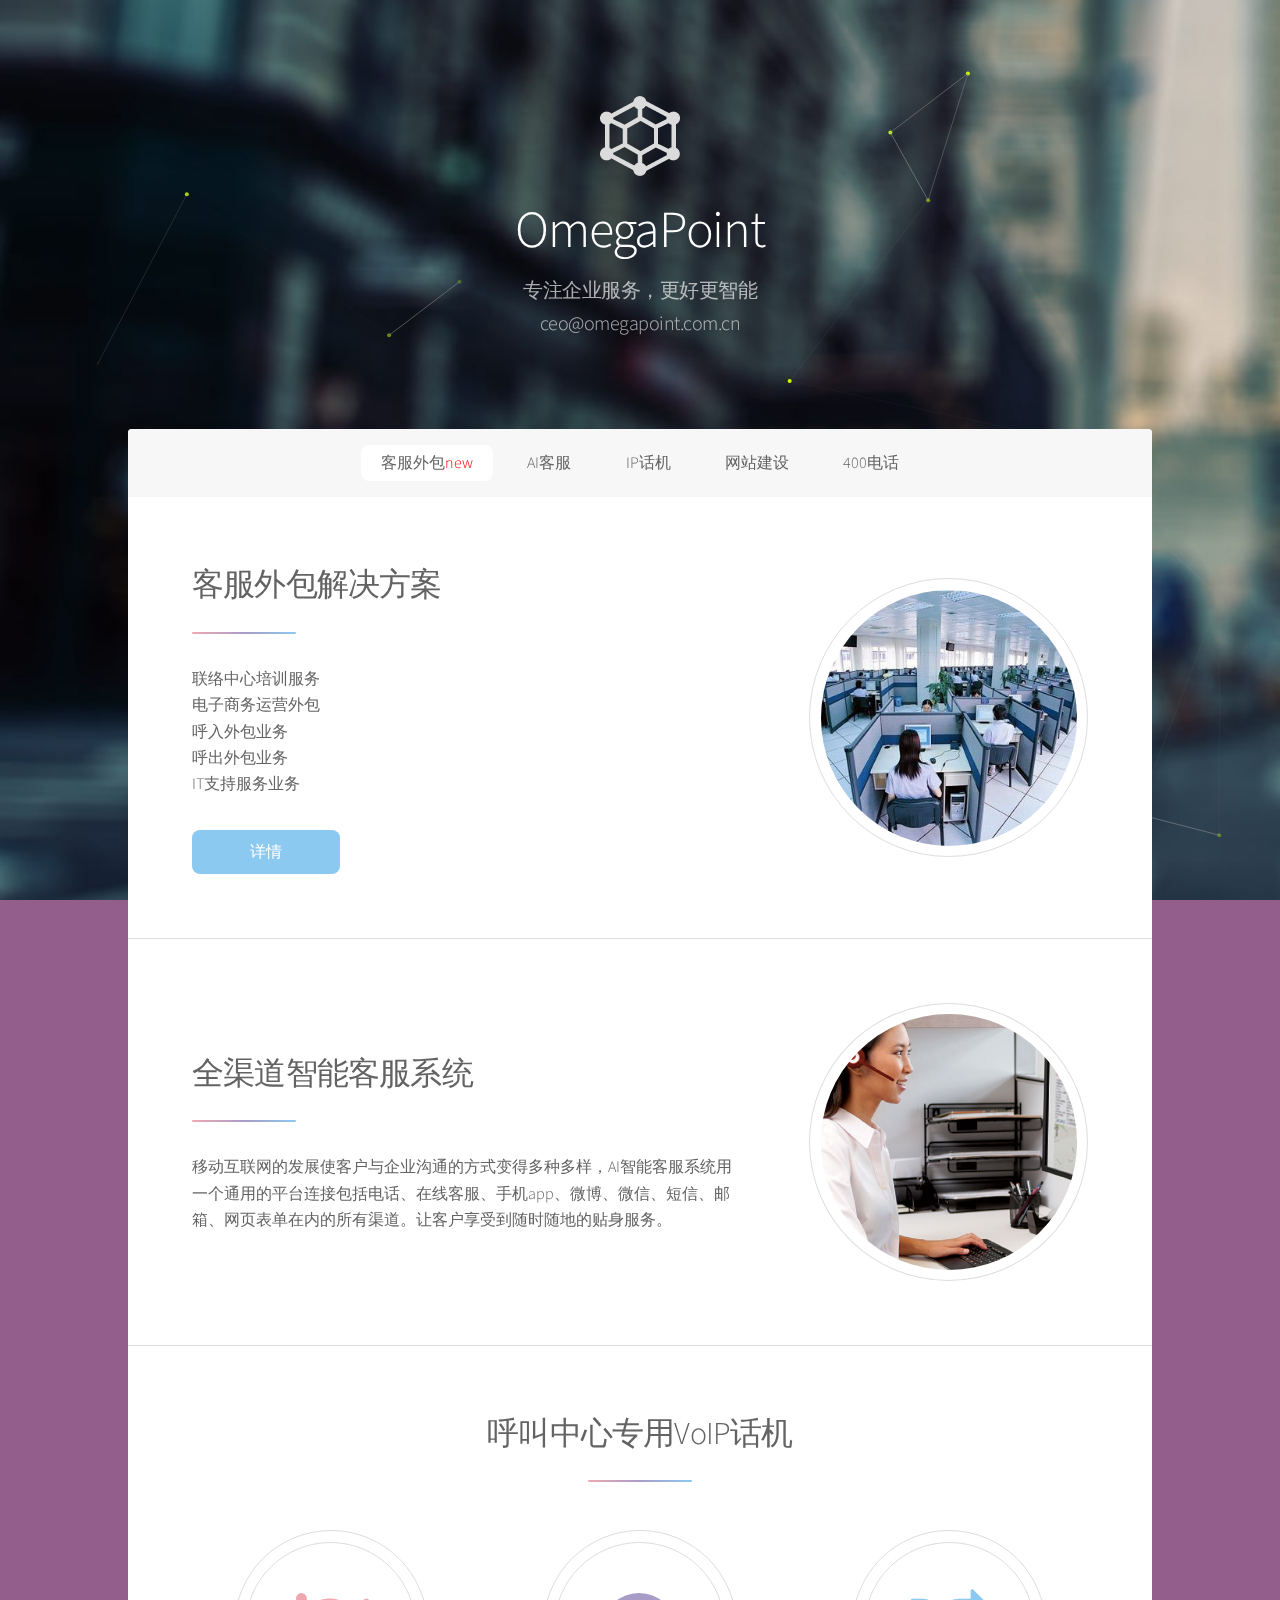
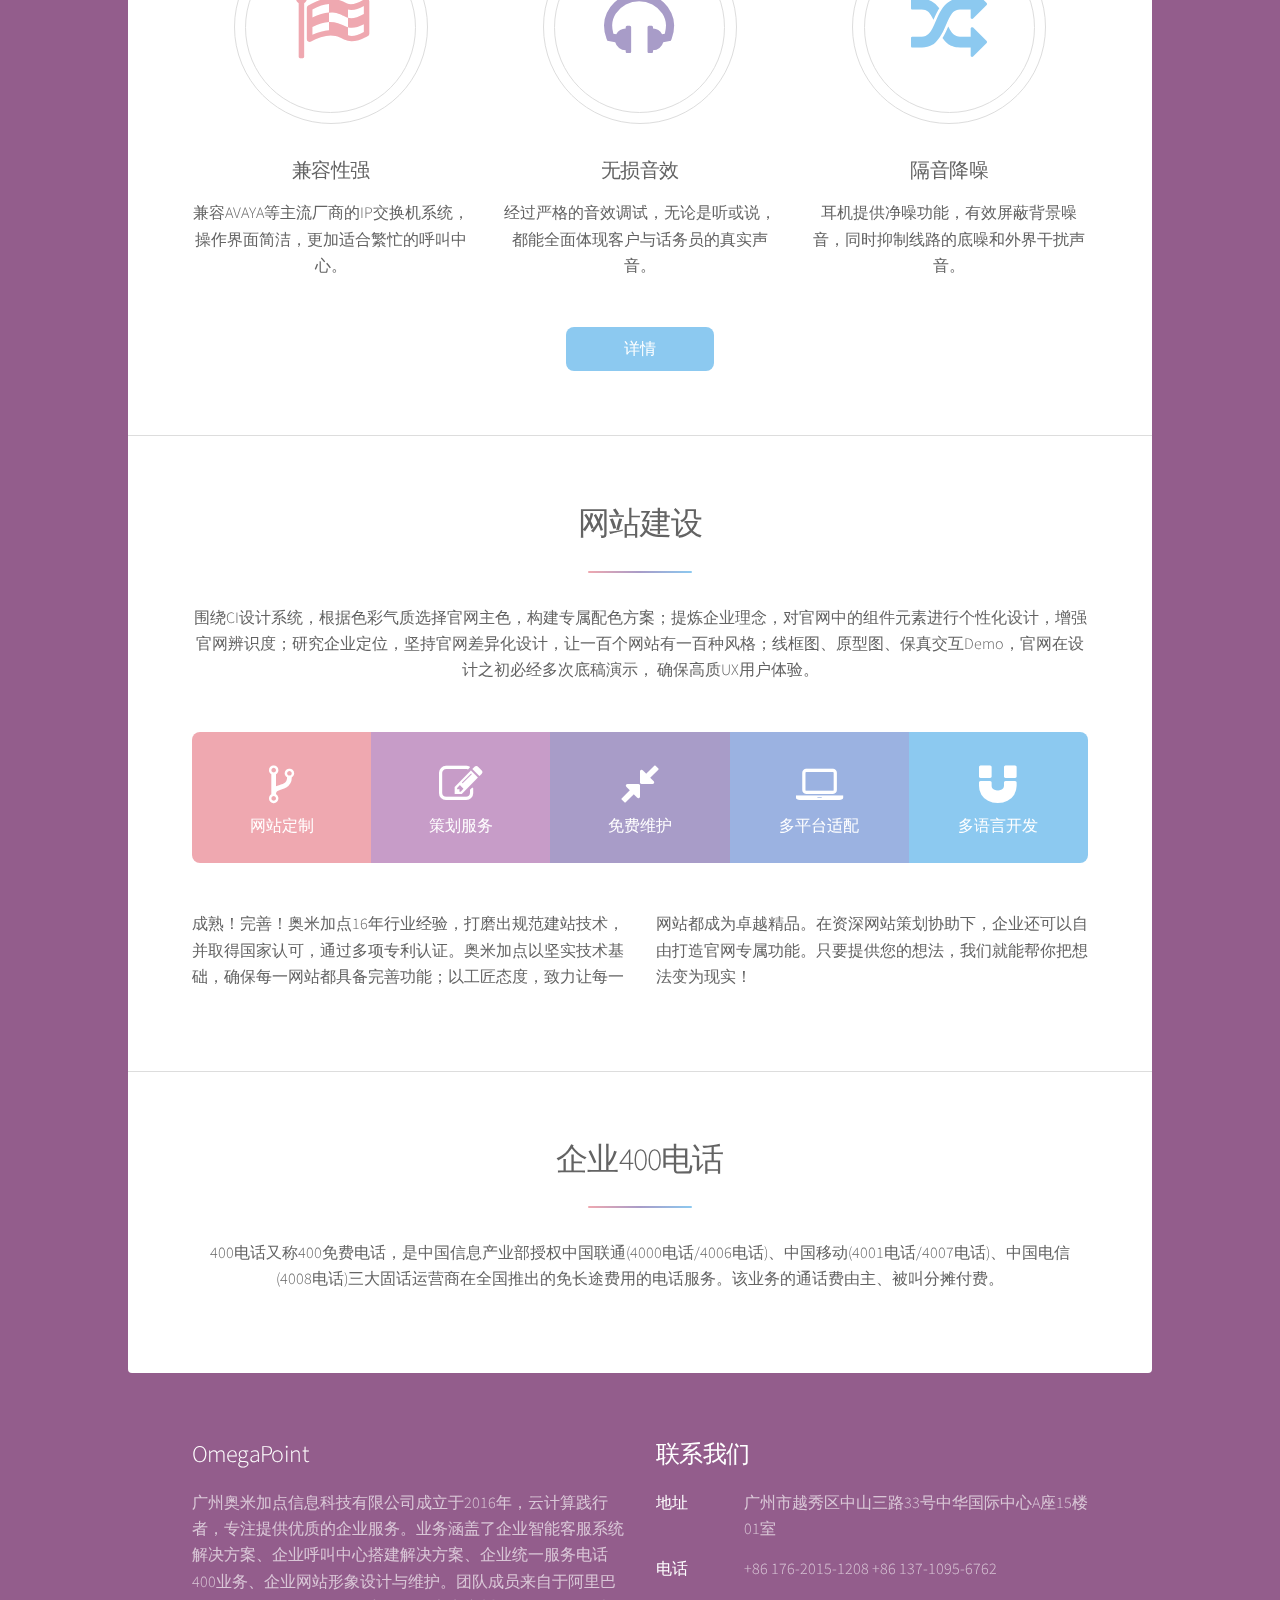
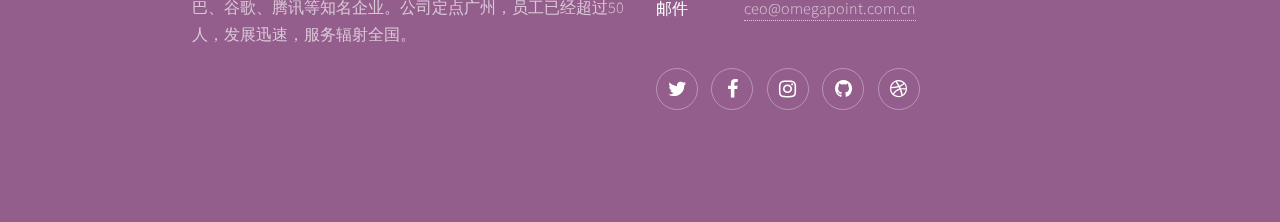
<file: index.html>
<!DOCTYPE HTML>
<html lang="zh_CN">
	<head>
		<title>OmegaPoint</title>
		<meta charset="utf-8" />
		<meta name="keywords" content="OmegaPoint,客服外包,AI客服,IP话机,网站建设,400电话">
		<meta name="description" content="OmegaPoint,专注企业服务，更好更智能,全渠道智能客服系统,呼叫中心专用VoIP话机,网站建设,企业400电话">
		<meta property="og:title" content="OmegaPoint">
		<meta property="og:type" content="service">
		<meta property="og:url" content="omegapoint.com.cn">
		<meta property="og:image" content="http://omegapoint.com.cn/images/logo.png">
		<meta property="og:site_name" content="omegapoint.com.cn">
		<meta property="og:description" content="OmegaPoint,专注企业服务，更好更智能,全渠道智能客服系统,呼叫中心专用VoIP话机,网站建设,企业400电话">
		<meta name="viewport" content="width=device-width, initial-scale=1" />
		<!--[if lte IE 8]><script src="assets/js/ie/html5shiv.js"></script><![endif]-->
		<link rel="stylesheet" href="assets/css/main.css" />
		<link rel="icon" href="favico.png">
		<!--[if lte IE 9]><link rel="stylesheet" href="assets/css/ie9.css" /><![endif]-->
		<!--[if lte IE 8]><link rel="stylesheet" href="assets/css/ie8.css" /><![endif]-->
	</head>
	<body>
		<canvas id="nokey"></canvas>

		<!-- Wrapper -->
			<div id="wrapper">

				<!-- Header -->
					<header id="header" class="alt">
						<span class="logo"><img src="images/logo.png" alt="" /></span>
						<h1>OmegaPoint</h1>
						<p>专注企业服务，更好更智能<br />
						ceo@omegapoint.com.cn</p>
					</header>

				<!-- Nav -->
					<nav id="nav">
						<ul>
							<li><a href="#intro" class="active">客服外包<span style="color:red;">new</span></a></li>
							<li><a href="#intro">AI客服</a></li>
							<li><a href="#first">IP话机</a></li>
							<li><a href="#second">网站建设</a></li>
							<li><a href="#cta">400电话</a></li>
						</ul>
					</nav>

				<!-- Main -->
					<div id="main">
				
						<section id="intro" class="main">
							<div class="spotlight">
								<div class="content">
									<header class="major">
										<h2>客服外包解决方案</h2>
									</header>
									<p>
										<div>联络中心培训服务</div>
										<div>电子商务运营外包</div>
										<div>呼入外包业务</div>
										<div>呼出外包业务</div>
										<div>IT支持服务业务</div>
									</p>
									<ul class="actions">
										<li><a href="/products.html" class="button special">详情</a></li>
									</ul>
								</div>
								<span class="image"><img src="images/kefu.jpg" alt="" /></span>
							</div>
						</section>

						<!-- Introduction -->
						<section id="intro" class="main">
							<div class="spotlight">
								<div class="content">
									<header class="major">
										<h2>全渠道智能客服系统</h2>
									</header>
									<p>移动互联网的发展使客户与企业沟通的方式变得多种多样，AI智能客服系统用一个通用的平台连接包括电话、在线客服、手机app、微博、微信、短信、邮箱、网页表单在内的所有渠道。让客户享受到随时随地的贴身服务。</p>
									
								</div>
								<span class="image"><img src="images/pic01.jpg" alt="" /></span>
							</div>
						</section>

						<!-- First Section -->
							<section id="first" class="main special">
								<header class="major">
									<h2>呼叫中心专用VoIP话机</h2>
								</header>
								<ul class="features">
									<li>
										<span class="icon major style1 fa-flag-checkered"></span>
										<h3>兼容性强</h3>
										<p>兼容AVAYA等主流厂商的IP交换机系统，操作界面简洁，更加适合繁忙的呼叫中心。</p>
									</li>
									<li>
										<span class="icon major style3 fa-headphones"></span>
										<h3>无损音效</h3>
										<p>经过严格的音效调试，无论是听或说，都能全面体现客户与话务员的真实声音。</p>
									</li>
									<li>
										<span class="icon major style5 fa-random"></span>
										<h3>隔音降噪</h3>
										<p>耳机提供净噪功能，有效屏蔽背景噪音，同时抑制线路的底噪和外界干扰声音。</p>
									</li>
								</ul>
								<footer class="major">
									<ul class="actions">
										<li><a href="/S320P.html" class="button special">详情</a></li>
									</ul>
								</footer>
							</section>

						<!-- Second Section -->
							<section id="second" class="main special">
								<header class="major">
									<h2>网站建设</h2>
									<p>围绕CI设计系统，根据色彩气质选择官网主色，构建专属配色方案；提炼企业理念，对官网中的组件元素进行个性化设计，增强官网辨识度；研究企业定位，坚持官网差异化设计，让一百个网站有一百种风格；线框图、原型图、保真交互Demo，官网在设计之初必经多次底稿演示， 确保高质UX用户体验。</p>
								</header>
								<ul class="statistics">
									<li class="style1">
										<span class="icon fa-code-fork"></span>
										<strong></strong> 网站定制
									</li>
									<li class="style2">
										<span class="icon fa-edit"></span>
										<strong></strong> 策划服务
									</li>
									<li class="style3">
										<span class="icon fa-compress"></span>
										<strong></strong> 免费维护
									</li>
									<li class="style4">
										<span class="icon fa-laptop"></span>
										<strong></strong> 多平台适配
									</li>
									<li class="style5">
										<span class="icon fa-magnet"></span>
										<strong></strong> 多语言开发
									</li>
								</ul>
								<p class="content">成熟！完善！奥米加点16年行业经验，打磨出规范建站技术，并取得国家认可，通过多项专利认证。奥米加点以坚实技术基础，确保每一网站都具备完善功能；以工匠态度，致力让每一网站都成为卓越精品。在资深网站策划协助下，企业还可以自由打造官网专属功能。只要提供您的想法，我们就能帮你把想法变为现实！</p>
								<footer class="major">
								</footer>
							</section>

						<!-- Get Started -->
							<section id="cta" class="main special">
								<header class="major">
									<h2>企业400电话</h2>
									<p>400电话又称400免费电话，是中国信息产业部授权中国联通(4000电话/4006电话)、中国移动(4001电话/4007电话)、中国电信 (4008电话)三大固话运营商在全国推出的免长途费用的电话服务。该业务的通话费由主、被叫分摊付费。</p>
								</header>
								<footer class="major">
								</footer>
							</section>

					</div>

				<!-- Footer -->
					<footer id="footer">
						<section>
							<h2>OmegaPoint</h2>
							<p>广州奥米加点信息科技有限公司成立于2016年，云计算践行者，专注提供优质的企业服务。业务涵盖了企业智能客服系统解决方案、企业呼叫中心搭建解决方案、企业统一服务电话400业务、企业网站形象设计与维护。团队成员来自于阿里巴巴、谷歌、腾讯等知名企业。公司定点广州，员工已经超过50人，发展迅速，服务辐射全国。</p>
						</section>
						<section>
							<h2>联系我们</h2>
							<dl class="alt">
								<dt>地址</dt>
								<dd>广州市越秀区中山三路33号中华国际中心A座15楼01室</dd>
								<dt>电话</dt>
								<dd>+86 176-2015-1208   +86 137-1095-6762</dd>
								<dt>邮件</dt>
								<dd><a href="#">ceo@omegapoint.com.cn</a></dd>
							</dl>
							<ul class="icons">
								<li><a href="#" class="icon fa-twitter alt"><span class="label">Twitter</span></a></li>
								<li><a href="#" class="icon fa-facebook alt"><span class="label">Facebook</span></a></li>
								<li><a href="#" class="icon fa-instagram alt"><span class="label">Instagram</span></a></li>
								<li><a href="#" class="icon fa-github alt"><span class="label">GitHub</span></a></li>
								<li><a href="#" class="icon fa-dribbble alt"><span class="label">Dribbble</span></a></li>
							</ul>
						</section>
					</footer>

			</div>

		<!-- Scripts -->
			<script src="assets/js/jquery.min.js"></script>
			<script src="assets/js/jquery.scrollex.min.js"></script>
			<script src="assets/js/jquery.scrolly.min.js"></script>
			<script src="assets/js/skel.min.js"></script>
			<script src="assets/js/util.js"></script>
			<!--[if lte IE 8]><script src="assets/js/ie/respond.min.js"></script><![endif]-->
			<script src="assets/js/main.js"></script>
			<script src="assets/js/canvas.js"></script>

	</body>
</html>
</file>
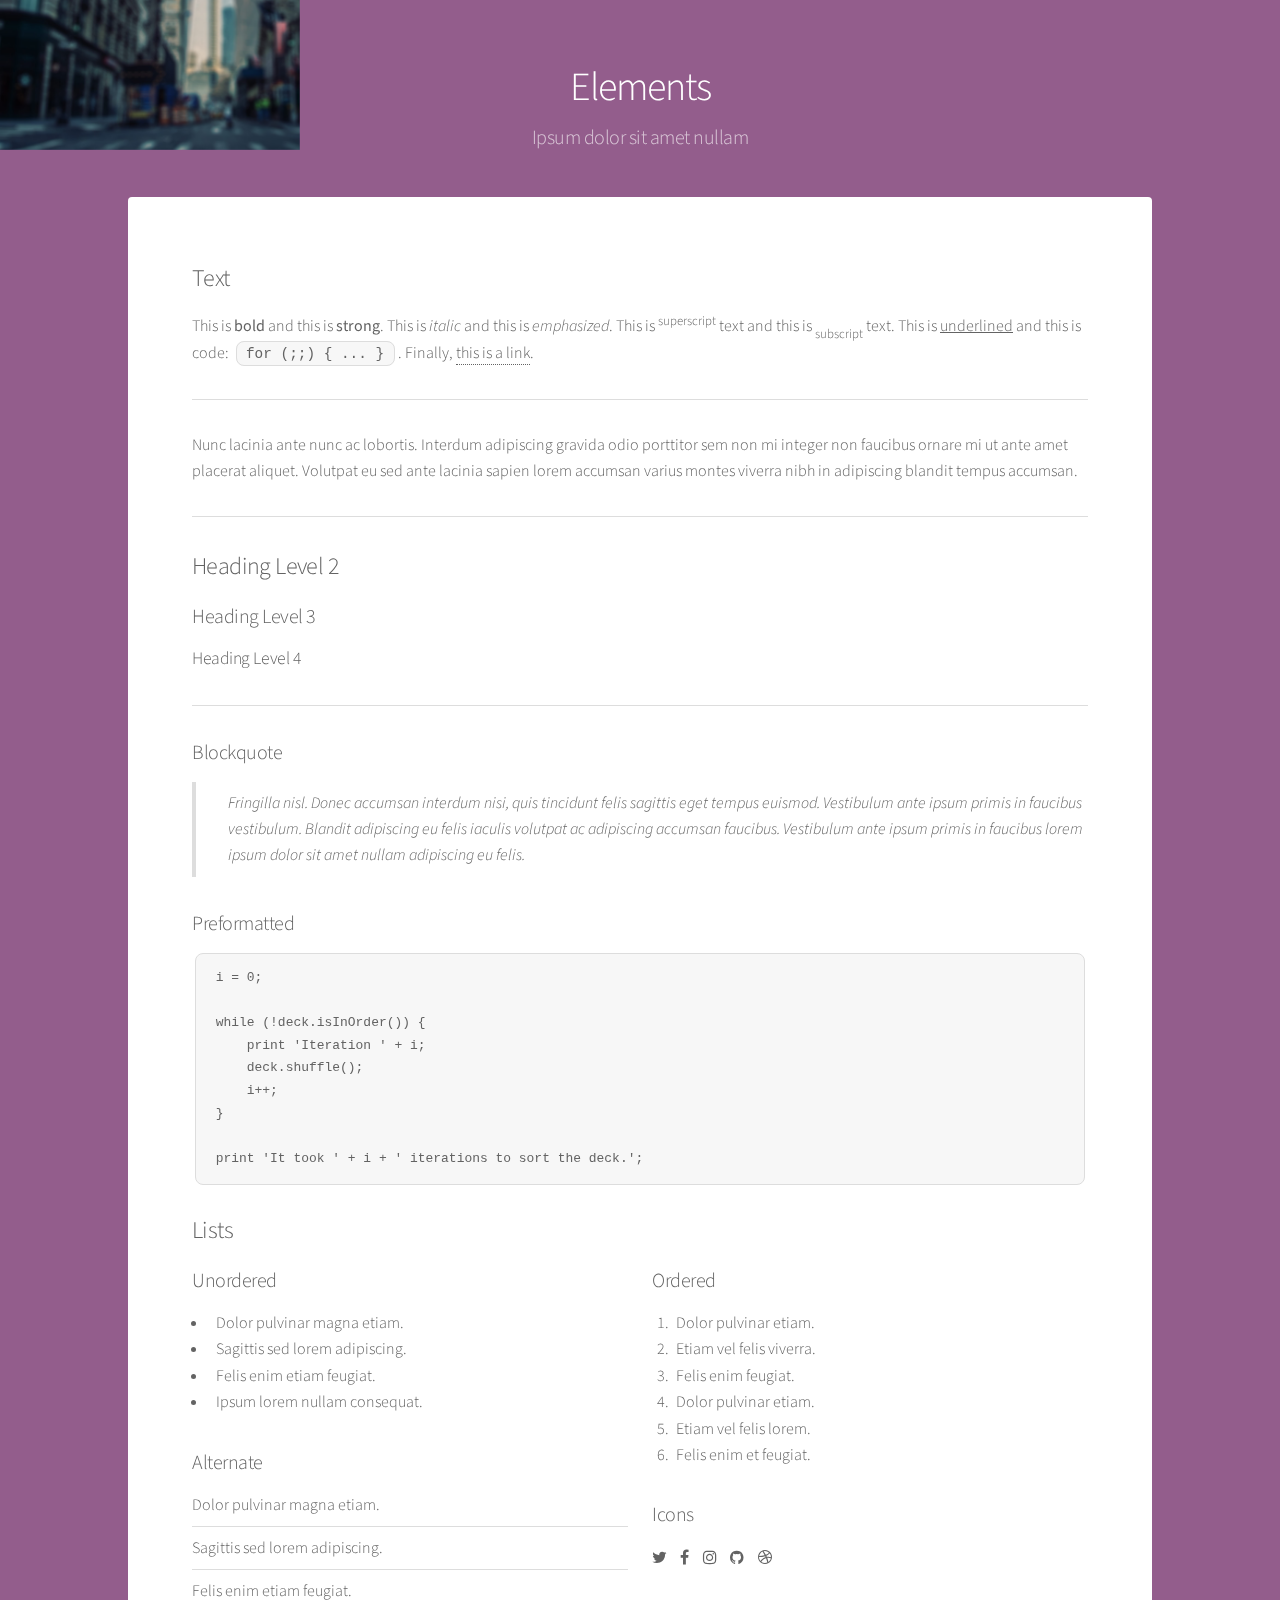
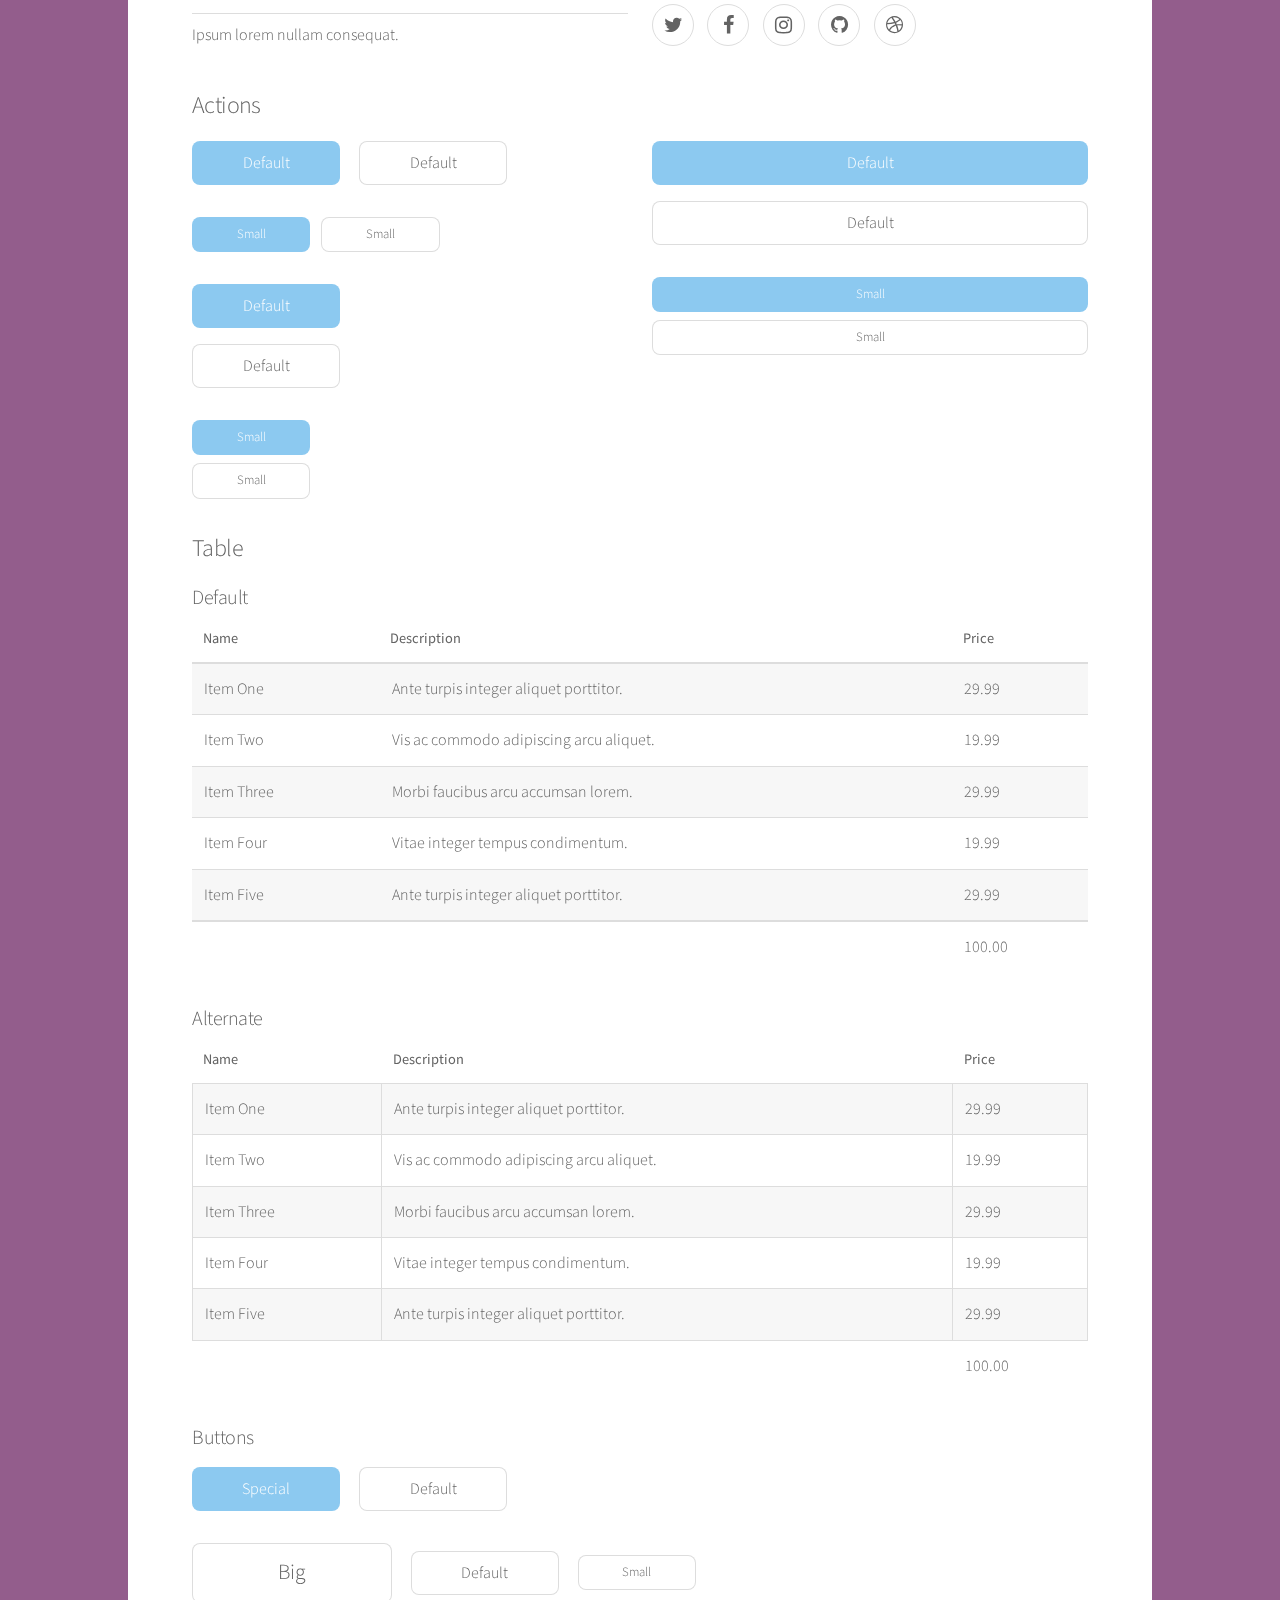
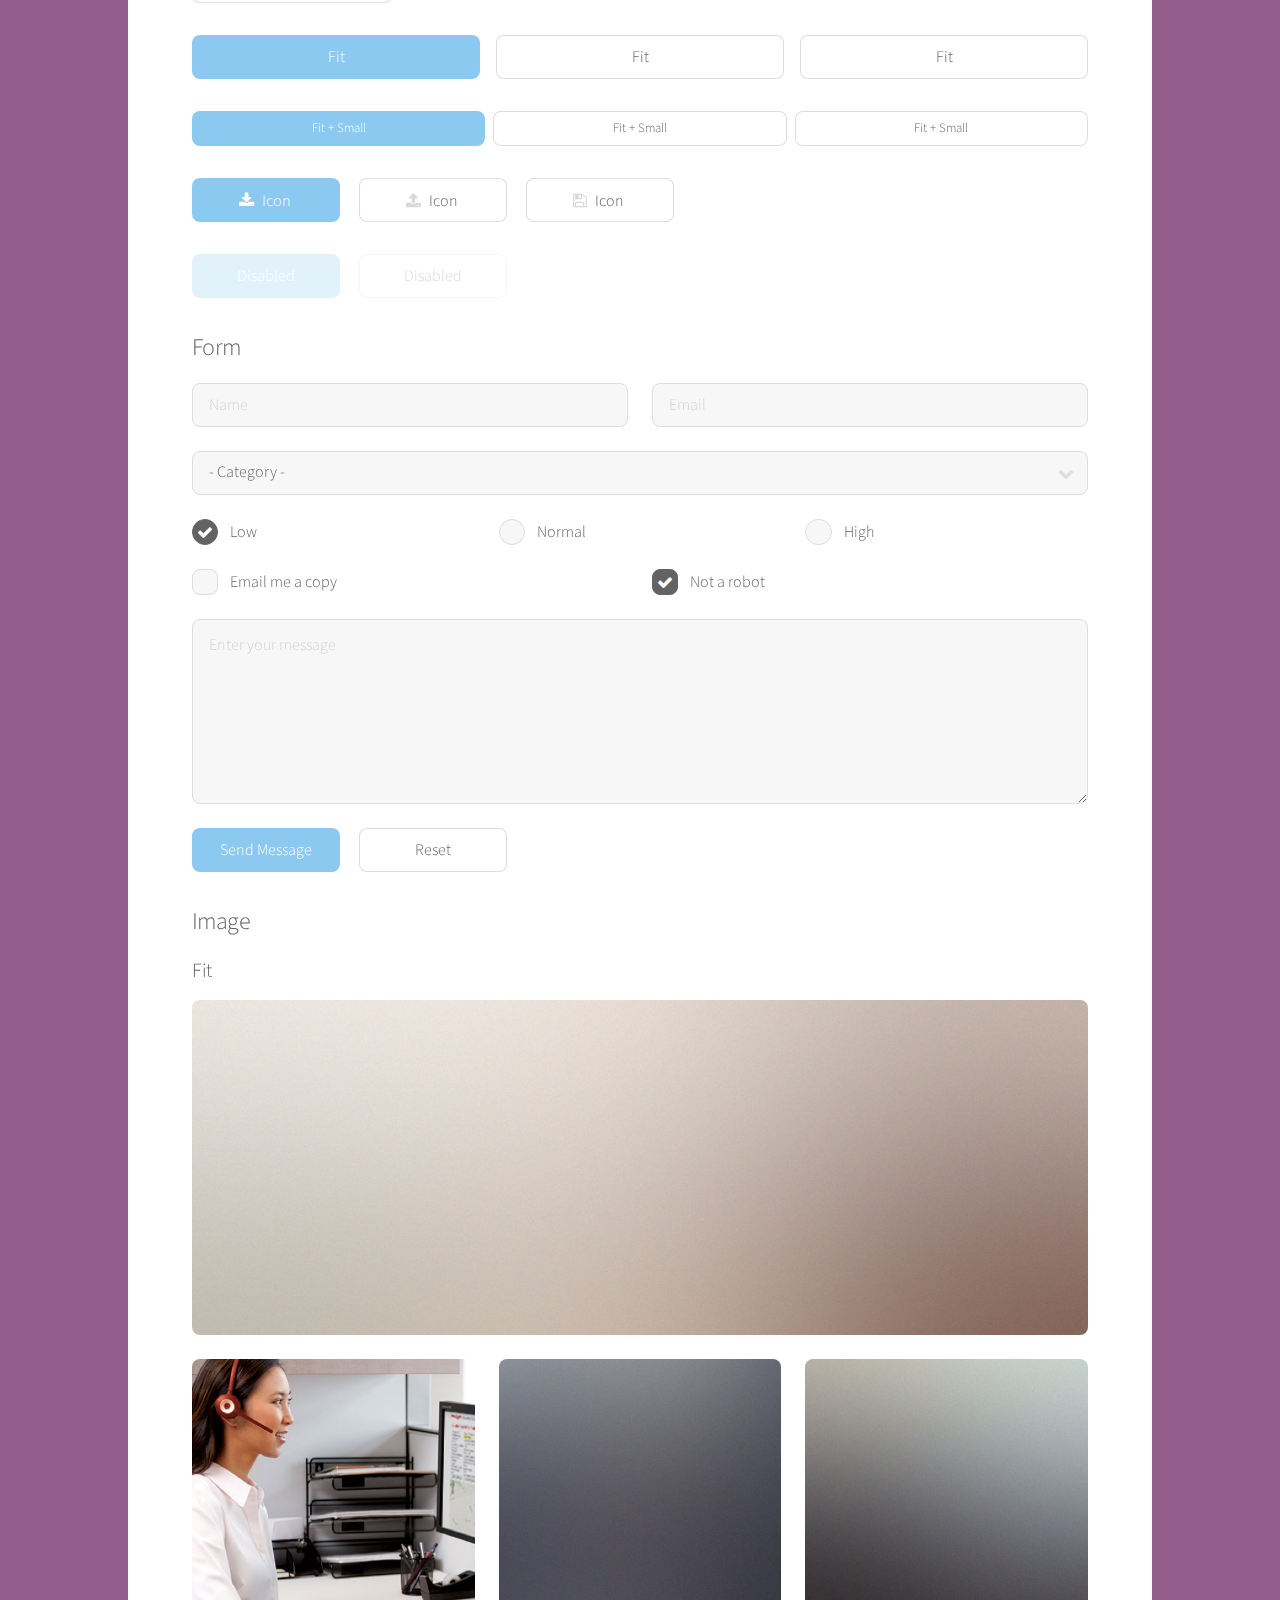
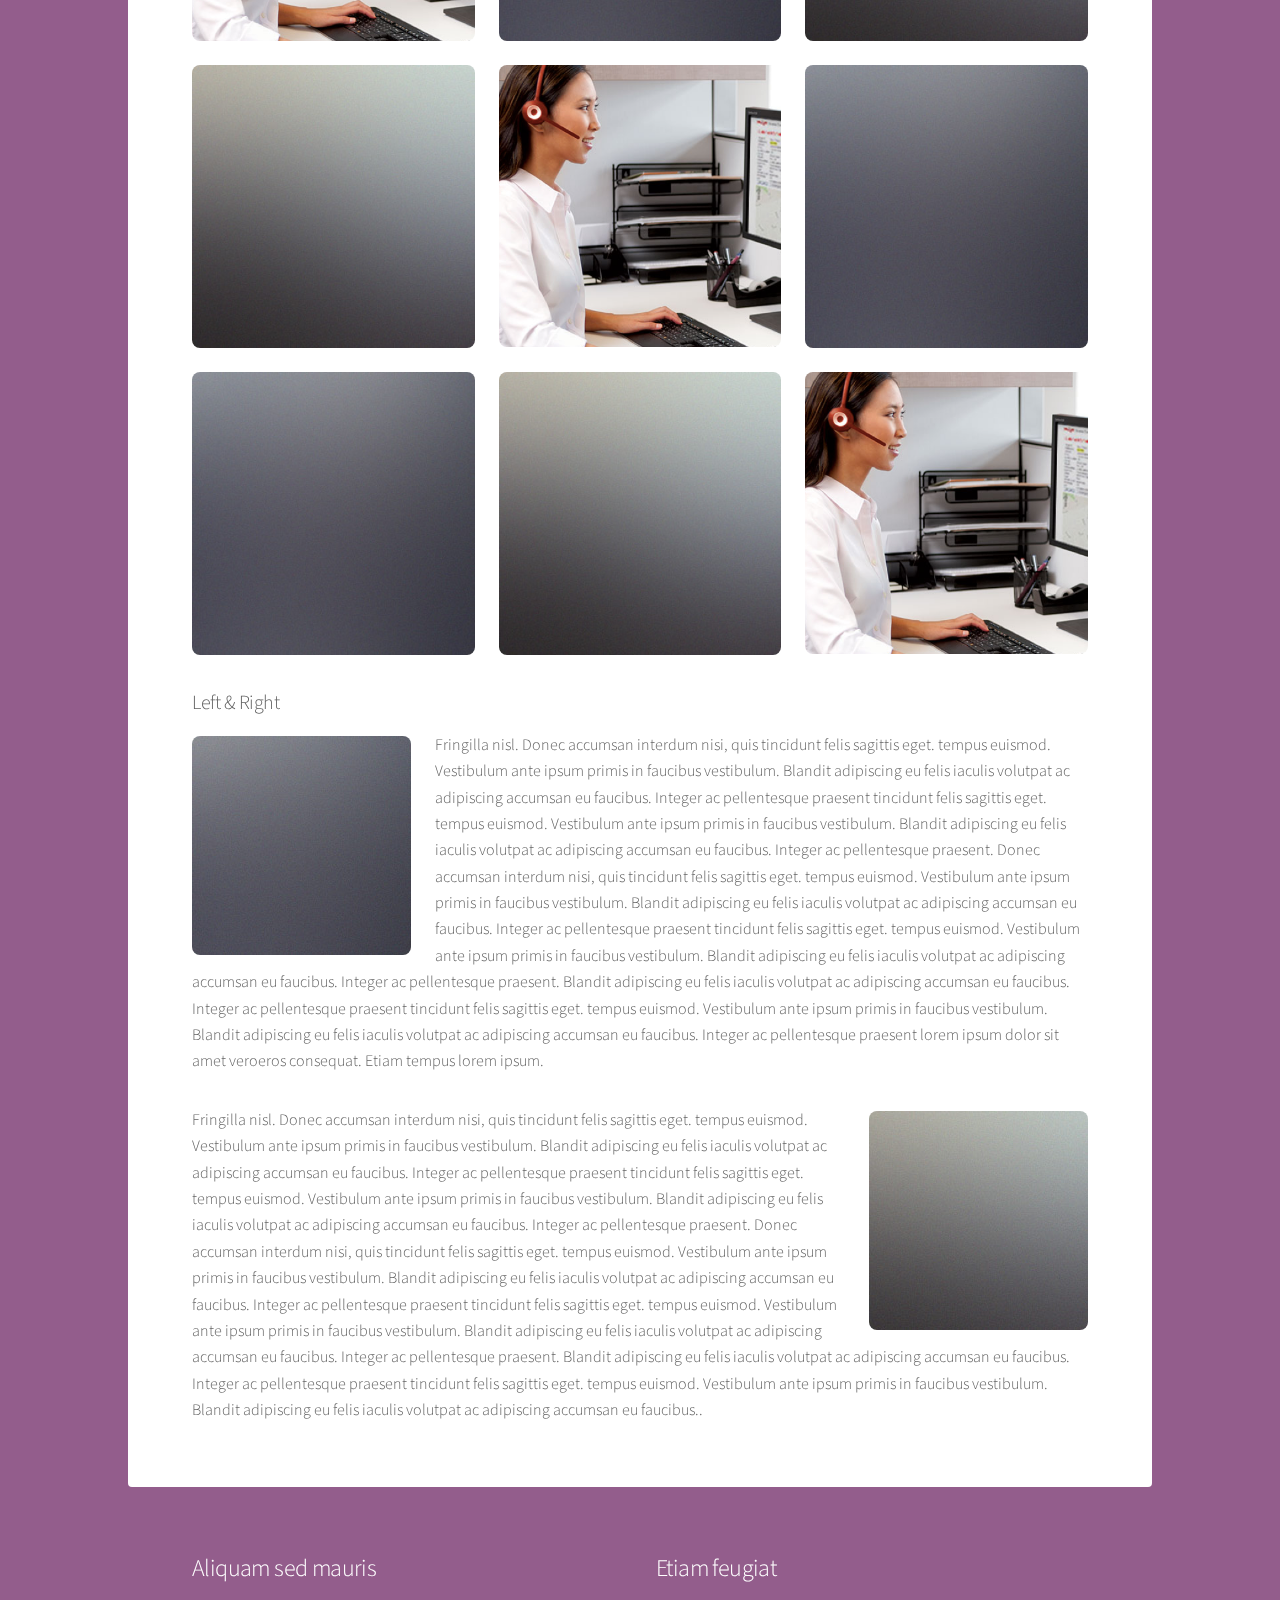
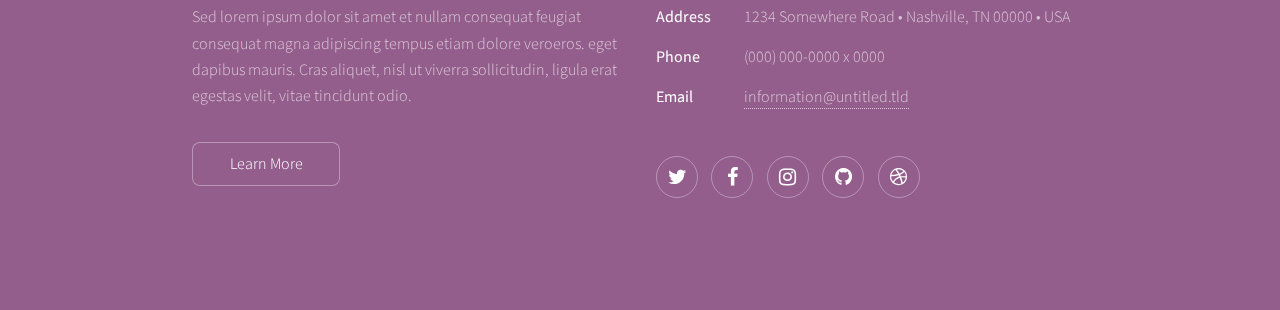
<file: elements.html>
<!DOCTYPE HTML>
<html>
	<head>
		<title>OmegaPoint</title>
		<meta charset="utf-8" />
		<meta name="viewport" content="width=device-width, initial-scale=1" />
		<!--[if lte IE 8]><script src="assets/js/ie/html5shiv.js"></script><![endif]-->
		<link rel="stylesheet" href="assets/css/main.css" />
		<link rel="icon" href="favico.png">
		<!--[if lte IE 9]><link rel="stylesheet" href="assets/css/ie9.css" /><![endif]-->
		<!--[if lte IE 8]><link rel="stylesheet" href="assets/css/ie8.css" /><![endif]-->
	</head>
	<body>
		<canvas id="nokey"></canvas>

		<!-- Wrapper -->
			<div id="wrapper">

				<!-- Header -->
					<header id="header">
						<h1>Elements</h1>
						<p>Ipsum dolor sit amet nullam</p>
					</header>

				<!-- Main -->
					<div id="main">

						<!-- Content -->
							<section id="content" class="main">

								<!-- Text -->
									<section>
										<h2>Text</h2>
										<p>This is <b>bold</b> and this is <strong>strong</strong>. This is <i>italic</i> and this is <em>emphasized</em>.
										This is <sup>superscript</sup> text and this is <sub>subscript</sub> text.
										This is <u>underlined</u> and this is code: <code>for (;;) { ... }</code>. Finally, <a href="#">this is a link</a>.</p>
										<hr />
										<p>Nunc lacinia ante nunc ac lobortis. Interdum adipiscing gravida odio porttitor sem non mi integer non faucibus ornare mi ut ante amet placerat aliquet. Volutpat eu sed ante lacinia sapien lorem accumsan varius montes viverra nibh in adipiscing blandit tempus accumsan.</p>
										<hr />
										<h2>Heading Level 2</h2>
										<h3>Heading Level 3</h3>
										<h4>Heading Level 4</h4>
										<hr />
										<h3>Blockquote</h3>
										<blockquote>Fringilla nisl. Donec accumsan interdum nisi, quis tincidunt felis sagittis eget tempus euismod. Vestibulum ante ipsum primis in faucibus vestibulum. Blandit adipiscing eu felis iaculis volutpat ac adipiscing accumsan faucibus. Vestibulum ante ipsum primis in faucibus lorem ipsum dolor sit amet nullam adipiscing eu felis.</blockquote>
										<h3>Preformatted</h3>
										<pre><code>i = 0;

while (!deck.isInOrder()) {
    print 'Iteration ' + i;
    deck.shuffle();
    i++;
}

print 'It took ' + i + ' iterations to sort the deck.';</code></pre>
									</section>

								<!-- Lists -->
									<section>
										<h2>Lists</h2>
										<div class="row">
											<div class="6u 12u$(medium)">
												<h3>Unordered</h3>
												<ul>
													<li>Dolor pulvinar magna etiam.</li>
													<li>Sagittis sed lorem adipiscing.</li>
													<li>Felis enim etiam feugiat.</li>
													<li>Ipsum lorem nullam consequat.</li>
												</ul>
												<h3>Alternate</h3>
												<ul class="alt">
													<li>Dolor pulvinar magna etiam.</li>
													<li>Sagittis sed lorem adipiscing.</li>
													<li>Felis enim etiam feugiat.</li>
													<li>Ipsum lorem nullam consequat.</li>
												</ul>
											</div>
											<div class="6u$ 12u$(medium)">
												<h3>Ordered</h3>
												<ol>
													<li>Dolor pulvinar etiam.</li>
													<li>Etiam vel felis viverra.</li>
													<li>Felis enim feugiat.</li>
													<li>Dolor pulvinar etiam.</li>
													<li>Etiam vel felis lorem.</li>
													<li>Felis enim et feugiat.</li>
												</ol>
												<h3>Icons</h3>
												<ul class="icons">
													<li><a href="#" class="icon fa-twitter"><span class="label">Twitter</span></a></li>
													<li><a href="#" class="icon fa-facebook"><span class="label">Facebook</span></a></li>
													<li><a href="#" class="icon fa-instagram"><span class="label">Instagram</span></a></li>
													<li><a href="#" class="icon fa-github"><span class="label">GitHub</span></a></li>
													<li><a href="#" class="icon fa-dribbble"><span class="label">Dribbble</span></a></li>
												</ul>
												<ul class="icons">
													<li><a href="#" class="icon alt fa-twitter"><span class="label">Twitter</span></a></li>
													<li><a href="#" class="icon alt fa-facebook"><span class="label">Facebook</span></a></li>
													<li><a href="#" class="icon alt fa-instagram"><span class="label">Instagram</span></a></li>
													<li><a href="#" class="icon alt fa-github"><span class="label">GitHub</span></a></li>
													<li><a href="#" class="icon alt fa-dribbble"><span class="label">Dribbble</span></a></li>
												</ul>
											</div>
										</div>
										<h2>Actions</h2>
										<div class="row">
											<div class="6u 12u$(medium)">
												<ul class="actions">
													<li><a href="#" class="button special">Default</a></li>
													<li><a href="#" class="button">Default</a></li>
												</ul>
												<ul class="actions small">
													<li><a href="#" class="button special small">Small</a></li>
													<li><a href="#" class="button small">Small</a></li>
												</ul>
												<ul class="actions vertical">
													<li><a href="#" class="button special">Default</a></li>
													<li><a href="#" class="button">Default</a></li>
												</ul>
												<ul class="actions vertical small">
													<li><a href="#" class="button special small">Small</a></li>
													<li><a href="#" class="button small">Small</a></li>
												</ul>
											</div>
											<div class="6u 12u$(medium)">
												<ul class="actions vertical">
													<li><a href="#" class="button special fit">Default</a></li>
													<li><a href="#" class="button fit">Default</a></li>
												</ul>
												<ul class="actions vertical small">
													<li><a href="#" class="button special small fit">Small</a></li>
													<li><a href="#" class="button small fit">Small</a></li>
												</ul>
											</div>
										</div>
									</section>

								<!-- Table -->
									<section>
										<h2>Table</h2>
										<h3>Default</h3>
										<div class="table-wrapper">
											<table>
												<thead>
													<tr>
														<th>Name</th>
														<th>Description</th>
														<th>Price</th>
													</tr>
												</thead>
												<tbody>
													<tr>
														<td>Item One</td>
														<td>Ante turpis integer aliquet porttitor.</td>
														<td>29.99</td>
													</tr>
													<tr>
														<td>Item Two</td>
														<td>Vis ac commodo adipiscing arcu aliquet.</td>
														<td>19.99</td>
													</tr>
													<tr>
														<td>Item Three</td>
														<td> Morbi faucibus arcu accumsan lorem.</td>
														<td>29.99</td>
													</tr>
													<tr>
														<td>Item Four</td>
														<td>Vitae integer tempus condimentum.</td>
														<td>19.99</td>
													</tr>
													<tr>
														<td>Item Five</td>
														<td>Ante turpis integer aliquet porttitor.</td>
														<td>29.99</td>
													</tr>
												</tbody>
												<tfoot>
													<tr>
														<td colspan="2"></td>
														<td>100.00</td>
													</tr>
												</tfoot>
											</table>
										</div>

										<h3>Alternate</h3>
										<div class="table-wrapper">
											<table class="alt">
												<thead>
													<tr>
														<th>Name</th>
														<th>Description</th>
														<th>Price</th>
													</tr>
												</thead>
												<tbody>
													<tr>
														<td>Item One</td>
														<td>Ante turpis integer aliquet porttitor.</td>
														<td>29.99</td>
													</tr>
													<tr>
														<td>Item Two</td>
														<td>Vis ac commodo adipiscing arcu aliquet.</td>
														<td>19.99</td>
													</tr>
													<tr>
														<td>Item Three</td>
														<td> Morbi faucibus arcu accumsan lorem.</td>
														<td>29.99</td>
													</tr>
													<tr>
														<td>Item Four</td>
														<td>Vitae integer tempus condimentum.</td>
														<td>19.99</td>
													</tr>
													<tr>
														<td>Item Five</td>
														<td>Ante turpis integer aliquet porttitor.</td>
														<td>29.99</td>
													</tr>
												</tbody>
												<tfoot>
													<tr>
														<td colspan="2"></td>
														<td>100.00</td>
													</tr>
												</tfoot>
											</table>
										</div>
									</section>

								<!-- Buttons -->
									<section>
										<h3>Buttons</h3>
										<ul class="actions">
											<li><a href="#" class="button special">Special</a></li>
											<li><a href="#" class="button">Default</a></li>
										</ul>
										<ul class="actions">
											<li><a href="#" class="button big">Big</a></li>
											<li><a href="#" class="button">Default</a></li>
											<li><a href="#" class="button small">Small</a></li>
										</ul>
										<ul class="actions fit">
											<li><a href="#" class="button special fit">Fit</a></li>
											<li><a href="#" class="button fit">Fit</a></li>
											<li><a href="#" class="button fit">Fit</a></li>
										</ul>
										<ul class="actions fit small">
											<li><a href="#" class="button special fit small">Fit + Small</a></li>
											<li><a href="#" class="button fit small">Fit + Small</a></li>
											<li><a href="#" class="button fit small">Fit + Small</a></li>
										</ul>
										<ul class="actions">
											<li><a href="#" class="button special icon fa-download">Icon</a></li>
											<li><a href="#" class="button icon fa-upload">Icon</a></li>
											<li><a href="#" class="button icon fa-save">Icon</a></li>
										</ul>
										<ul class="actions">
											<li><span class="button special disabled">Disabled</span></li>
											<li><span class="button disabled">Disabled</span></li>
										</ul>
									</section>

								<!-- Form -->
									<section>
										<h2>Form</h2>
										<form method="post" action="#">
											<div class="row uniform">
												<div class="6u 12u$(xsmall)">
													<input type="text" name="demo-name" id="demo-name" value="" placeholder="Name" />
												</div>
												<div class="6u$ 12u$(xsmall)">
													<input type="email" name="demo-email" id="demo-email" value="" placeholder="Email" />
												</div>
												<div class="12u$">
													<div class="select-wrapper">
														<select name="demo-category" id="demo-category">
															<option value="">- Category -</option>
															<option value="1">Manufacturing</option>
															<option value="1">Shipping</option>
															<option value="1">Administration</option>
															<option value="1">Human Resources</option>
														</select>
													</div>
												</div>
												<div class="4u 12u$(small)">
													<input type="radio" id="demo-priority-low" name="demo-priority" checked>
													<label for="demo-priority-low">Low</label>
												</div>
												<div class="4u 12u$(small)">
													<input type="radio" id="demo-priority-normal" name="demo-priority">
													<label for="demo-priority-normal">Normal</label>
												</div>
												<div class="4u$ 12u$(small)">
													<input type="radio" id="demo-priority-high" name="demo-priority">
													<label for="demo-priority-high">High</label>
												</div>
												<div class="6u 12u$(small)">
													<input type="checkbox" id="demo-copy" name="demo-copy">
													<label for="demo-copy">Email me a copy</label>
												</div>
												<div class="6u$ 12u$(small)">
													<input type="checkbox" id="demo-human" name="demo-human" checked>
													<label for="demo-human">Not a robot</label>
												</div>
												<div class="12u$">
													<textarea name="demo-message" id="demo-message" placeholder="Enter your message" rows="6"></textarea>
												</div>
												<div class="12u$">
													<ul class="actions">
														<li><input type="submit" value="Send Message" class="special" /></li>
														<li><input type="reset" value="Reset" /></li>
													</ul>
												</div>
											</div>
										</form>
									</section>

								<!-- Image -->
									<section>
										<h2>Image</h2>
										<h3>Fit</h3>
										<div class="box alt">
											<div class="row uniform">
												<div class="12u$"><span class="image fit"><img src="images/pic04.jpg" alt="" /></span></div>
												<div class="4u"><span class="image fit"><img src="images/pic01.jpg" alt="" /></span></div>
												<div class="4u"><span class="image fit"><img src="images/pic02.jpg" alt="" /></span></div>
												<div class="4u$"><span class="image fit"><img src="images/pic03.jpg" alt="" /></span></div>
												<div class="4u"><span class="image fit"><img src="images/pic03.jpg" alt="" /></span></div>
												<div class="4u"><span class="image fit"><img src="images/pic01.jpg" alt="" /></span></div>
												<div class="4u$"><span class="image fit"><img src="images/pic02.jpg" alt="" /></span></div>
												<div class="4u"><span class="image fit"><img src="images/pic02.jpg" alt="" /></span></div>
												<div class="4u"><span class="image fit"><img src="images/pic03.jpg" alt="" /></span></div>
												<div class="4u$"><span class="image fit"><img src="images/pic01.jpg" alt="" /></span></div>
											</div>
										</div>
										<h3>Left &amp; Right</h3>
										<p><span class="image left"><img src="images/pic05.jpg" alt="" /></span>Fringilla nisl. Donec accumsan interdum nisi, quis tincidunt felis sagittis eget. tempus euismod. Vestibulum ante ipsum primis in faucibus vestibulum. Blandit adipiscing eu felis iaculis volutpat ac adipiscing accumsan eu faucibus. Integer ac pellentesque praesent tincidunt felis sagittis eget. tempus euismod. Vestibulum ante ipsum primis in faucibus vestibulum. Blandit adipiscing eu felis iaculis volutpat ac adipiscing accumsan eu faucibus. Integer ac pellentesque praesent. Donec accumsan interdum nisi, quis tincidunt felis sagittis eget. tempus euismod. Vestibulum ante ipsum primis in faucibus vestibulum. Blandit adipiscing eu felis iaculis volutpat ac adipiscing accumsan eu faucibus. Integer ac pellentesque praesent tincidunt felis sagittis eget. tempus euismod. Vestibulum ante ipsum primis in faucibus vestibulum. Blandit adipiscing eu felis iaculis volutpat ac adipiscing accumsan eu faucibus. Integer ac pellentesque praesent. Blandit adipiscing eu felis iaculis volutpat ac adipiscing accumsan eu faucibus. Integer ac pellentesque praesent tincidunt felis sagittis eget. tempus euismod. Vestibulum ante ipsum primis in faucibus vestibulum. Blandit adipiscing eu felis iaculis volutpat ac adipiscing accumsan eu faucibus. Integer ac pellentesque praesent lorem ipsum dolor sit amet veroeros consequat. Etiam tempus lorem ipsum.</p>
										<p><span class="image right"><img src="images/pic06.jpg" alt="" /></span>Fringilla nisl. Donec accumsan interdum nisi, quis tincidunt felis sagittis eget. tempus euismod. Vestibulum ante ipsum primis in faucibus vestibulum. Blandit adipiscing eu felis iaculis volutpat ac adipiscing accumsan eu faucibus. Integer ac pellentesque praesent tincidunt felis sagittis eget. tempus euismod. Vestibulum ante ipsum primis in faucibus vestibulum. Blandit adipiscing eu felis iaculis volutpat ac adipiscing accumsan eu faucibus. Integer ac pellentesque praesent. Donec accumsan interdum nisi, quis tincidunt felis sagittis eget. tempus euismod. Vestibulum ante ipsum primis in faucibus vestibulum. Blandit adipiscing eu felis iaculis volutpat ac adipiscing accumsan eu faucibus. Integer ac pellentesque praesent tincidunt felis sagittis eget. tempus euismod. Vestibulum ante ipsum primis in faucibus vestibulum. Blandit adipiscing eu felis iaculis volutpat ac adipiscing accumsan eu faucibus. Integer ac pellentesque praesent. Blandit adipiscing eu felis iaculis volutpat ac adipiscing accumsan eu faucibus. Integer ac pellentesque praesent tincidunt felis sagittis eget. tempus euismod. Vestibulum ante ipsum primis in faucibus vestibulum. Blandit adipiscing eu felis iaculis volutpat ac adipiscing accumsan eu faucibus..</p>
									</section>

							</section>

					</div>

				<!-- Footer -->
					<footer id="footer">
						<section>
							<h2>Aliquam sed mauris</h2>
							<p>Sed lorem ipsum dolor sit amet et nullam consequat feugiat consequat magna adipiscing tempus etiam dolore veroeros. eget dapibus mauris. Cras aliquet, nisl ut viverra sollicitudin, ligula erat egestas velit, vitae tincidunt odio.</p>
							<ul class="actions">
								<li><a href="#" class="button">Learn More</a></li>
							</ul>
						</section>
						<section>
							<h2>Etiam feugiat</h2>
							<dl class="alt">
								<dt>Address</dt>
								<dd>1234 Somewhere Road &bull; Nashville, TN 00000 &bull; USA</dd>
								<dt>Phone</dt>
								<dd>(000) 000-0000 x 0000</dd>
								<dt>Email</dt>
								<dd><a href="#">information@untitled.tld</a></dd>
							</dl>
							<ul class="icons">
								<li><a href="#" class="icon fa-twitter alt"><span class="label">Twitter</span></a></li>
								<li><a href="#" class="icon fa-facebook alt"><span class="label">Facebook</span></a></li>
								<li><a href="#" class="icon fa-instagram alt"><span class="label">Instagram</span></a></li>
								<li><a href="#" class="icon fa-github alt"><span class="label">GitHub</span></a></li>
								<li><a href="#" class="icon fa-dribbble alt"><span class="label">Dribbble</span></a></li>
							</ul>
						</section>
					</footer>

			</div>

		<!-- Scripts -->
			<script src="assets/js/jquery.min.js"></script>
			<script src="assets/js/jquery.scrollex.min.js"></script>
			<script src="assets/js/jquery.scrolly.min.js"></script>
			<script src="assets/js/skel.min.js"></script>
			<script src="assets/js/util.js"></script>
			<!--[if lte IE 8]><script src="assets/js/ie/respond.min.js"></script><![endif]-->
			<script src="assets/js/main.js"></script>

	</body>
</html>
</file>
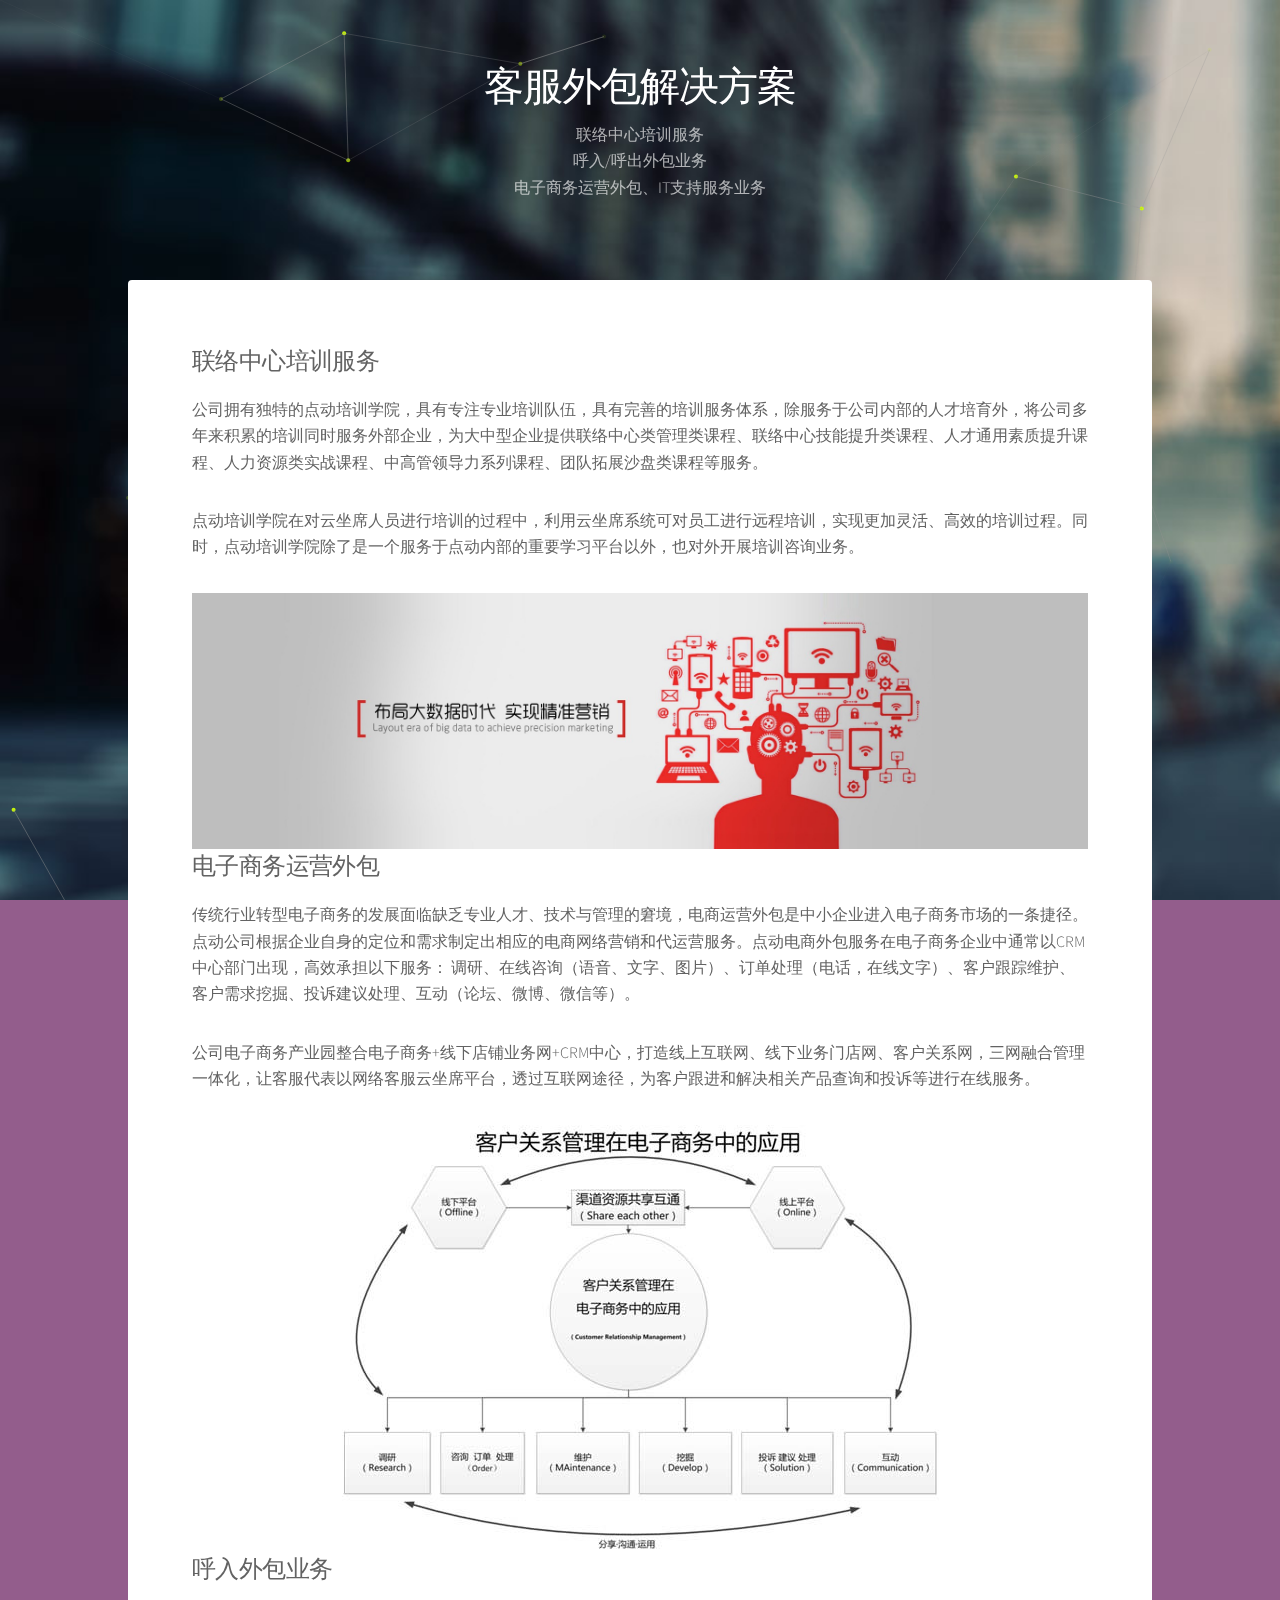
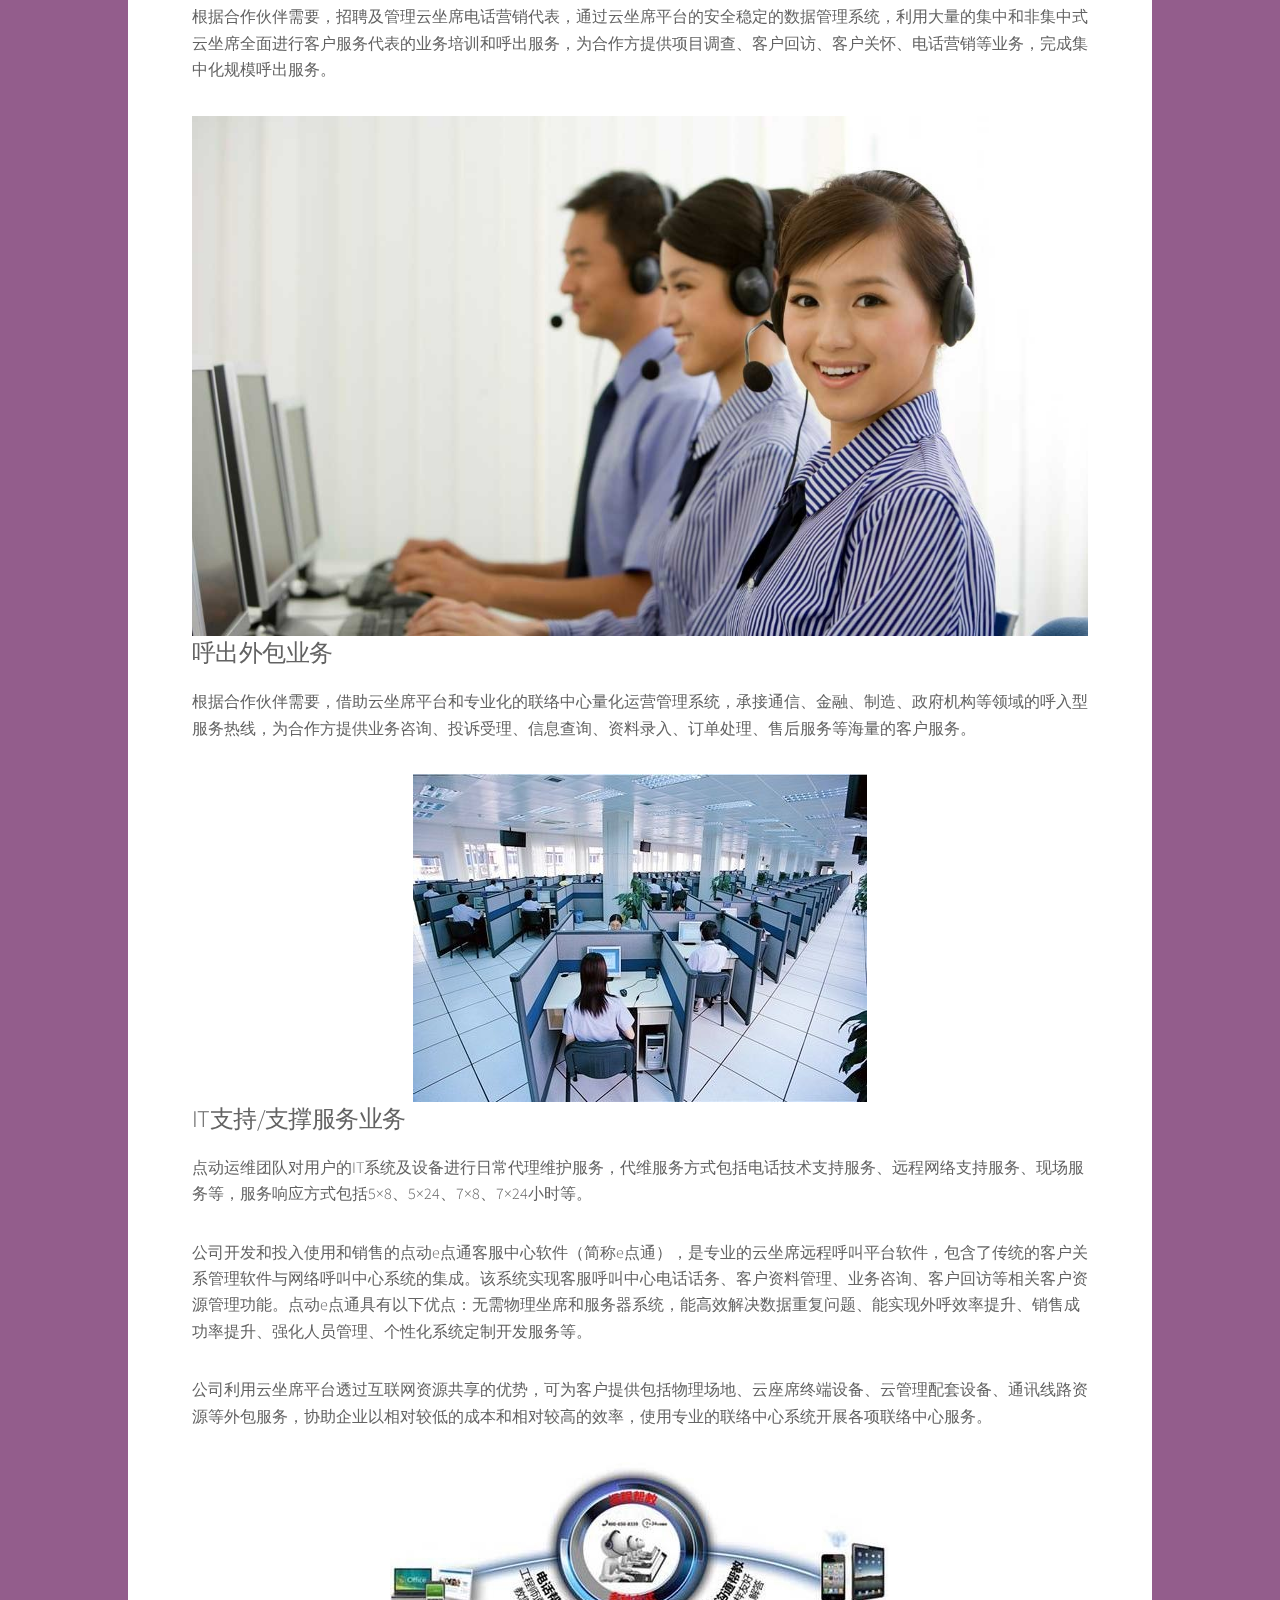
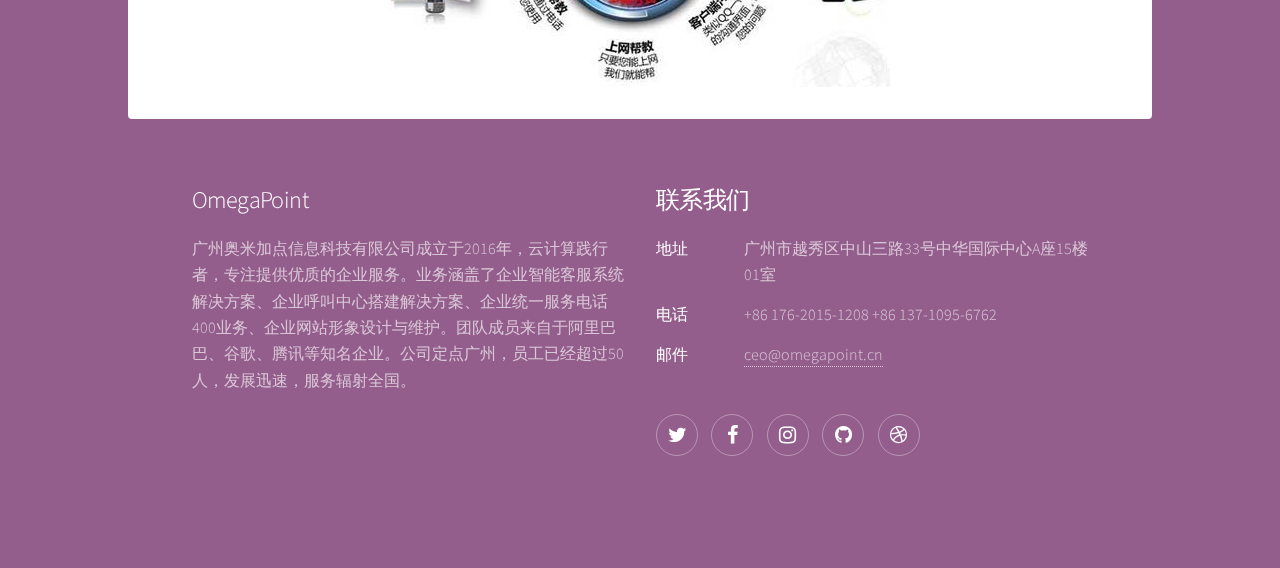
<file: products.html>
<!DOCTYPE HTML>
<html lang="zh_CN">
	<head>
		<title>OmegaPoint 客服外包</title>
		<meta charset="utf-8" />
		<meta name="keywords" content="OmegaPoint,客服外包,Udesk,IP话机,网站建设,400电话,汽车科技">
		<meta name="description" content="OmegaPoint,专注企业服务，更好更智能,全渠道智能客服系统Udesk,呼叫中心专用VoIP话机,网站建设,企业400电话,汽车智能">
		<meta property="og:title" content="OmegaPoint">
		<meta property="og:type" content="service">
		<meta property="og:url" content="omegapoint.cn">
		<meta property="og:image" content="http://omegapoint.cn/images/logo.png">
		<meta property="og:site_name" content="omegapoint.cn">
		<meta property="og:description" content="OmegaPoint,专注企业服务，更好更智能,全渠道智能客服系统Udesk,呼叫中心专用VoIP话机,网站建设,企业400电话,汽车智能">
		<meta name="viewport" content="width=device-width, initial-scale=1" />
		<link rel="stylesheet" href="assets/css/main.css" />
		<link rel="icon" href="favico.png">
	</head>
	<body>

		<canvas id="nokey"></canvas>

		<header id="header" class="banner">
			<h1>客服外包解决方案</h1>
			<div>联络中心培训服务</div>
			<div>呼入/呼出外包业务</div>
			<div>电子商务运营外包、IT支持服务业务</div>
			<!-- <a href="/index.html" class="button goback">返回</a> -->
		</header>

		<!-- Wrapper -->
			<div id="wrapper">
				<!-- Main -->
					<div id="main" class="mt-20">
						<!-- Content -->
						<section id="content" class="products main">

							<div class="content">
								<div>
									<h2>联络中心培训服务</h2>
									<p>公司拥有独特的点动培训学院，具有专注专业培训队伍，具有完善的培训服务体系，除服务于公司内部的人才培育外，将公司多年来积累的培训同时服务外部企业，为大中型企业提供联络中心类管理类课程、联络中心技能提升类课程、人才通用素质提升课程、人力资源类实战课程、中高管领导力系列课程、团队拓展沙盘类课程等服务。</p>
									<p>点动培训学院在对云坐席人员进行培训的过程中，利用云坐席系统可对员工进行远程培训，实现更加灵活、高效的培训过程。同时，点动培训学院除了是一个服务于点动内部的重要学习平台以外，也对外开展培训咨询业务。</p>
								</div>
								<img class="mainimg" src="images/kefu/pic01.jpg" alt="联络中心培训服务">

								<div>
									<h2>电子商务运营外包</h2>
									<p>传统行业转型电子商务的发展面临缺乏专业人才、技术与管理的窘境，电商运营外包是中小企业进入电子商务市场的一条捷径。点动公司根据企业自身的定位和需求制定出相应的电商网络营销和代运营服务。点动电商外包服务在电子商务企业中通常以CRM 中心部门出现，高效承担以下服务： 调研、在线咨询（语音、文字、图片）、订单处理（电话，在线文字）、客户跟踪维护、客户需求挖掘、投诉建议处理、互动（论坛、微博、微信等）。</p>
									<p> 公司电子商务产业园整合电子商务+线下店铺业务网+CRM中心，打造线上互联网、线下业务门店网、客户关系网，三网融合管理一体化，让客服代表以网络客服云坐席平台，透过互联网途径，为客户跟进和解决相关产品查询和投诉等进行在线服务。</p>
								</div>
								<img class="mainimg" src="images/kefu/pic02.jpg" alt="电子商务运营外包">

								<div>
									<h2>呼入外包业务</h2>
									<p>根据合作伙伴需要，招聘及管理云坐席电话营销代表，通过云坐席平台的安全稳定的数据管理系统，利用大量的集中和非集中式云坐席全面进行客户服务代表的业务培训和呼出服务，为合作方提供项目调查、客户回访、客户关怀、电话营销等业务，完成集中化规模呼出服务。</p>
								</div>
								<img class="mainimg" src="images/kefu/pic03.jpg" alt="呼入外包业务">

								<div>
									<h2>呼出外包业务</h2>
									<p>根据合作伙伴需要，借助云坐席平台和专业化的联络中心量化运营管理系统，承接通信、金融、制造、政府机构等领域的呼入型服务热线，为合作方提供业务咨询、投诉受理、信息查询、资料录入、订单处理、售后服务等海量的客户服务。</p>
								</div>
								<img class="mainimg" src="images/kefu/pic04.jpg" alt="呼出外包业务">

								<div>
									<h2>IT支持/支撑服务业务</h2>
									<p>点动运维团队对用户的IT系统及设备进行日常代理维护服务，代维服务方式包括电话技术支持服务、远程网络支持服务、现场服务等，服务响应方式包括5×8、5×24、7×8、7×24小时等。</p>
									<p>公司开发和投入使用和销售的点动e点通客服中心软件（简称e点通），是专业的云坐席远程呼叫平台软件，包含了传统的客户关系管理软件与网络呼叫中心系统的集成。该系统实现客服呼叫中心电话话务、客户资料管理、业务咨询、客户回访等相关客户资源管理功能。点动e点通具有以下优点：无需物理坐席和服务器系统，能高效解决数据重复问题、能实现外呼效率提升、销售成功率提升、强化人员管理、个性化系统定制开发服务等。</p>
									<p>公司利用云坐席平台透过互联网资源共享的优势，可为客户提供包括物理场地、云座席终端设备、云管理配套设备、通讯线路资源等外包服务，协助企业以相对较低的成本和相对较高的效率，使用专业的联络中心系统开展各项联络中心服务。</p>
								</div>
								<img class="mainimg" src="images/kefu/pic05.jpg" alt="IT支持/支撑服务业务">
							</div>
					
							
						</section>
					</div>

				<!-- Footer -->
					<footer id="footer">
						<section>
							<h2>OmegaPoint</h2>
							<p>广州奥米加点信息科技有限公司成立于2016年，云计算践行者，专注提供优质的企业服务。业务涵盖了企业智能客服系统解决方案、企业呼叫中心搭建解决方案、企业统一服务电话400业务、企业网站形象设计与维护。团队成员来自于阿里巴巴、谷歌、腾讯等知名企业。公司定点广州，员工已经超过50人，发展迅速，服务辐射全国。</p>
						</section>
						<section>
							<h2>联系我们</h2>
							<dl class="alt">
								<dt>地址</dt>
								<dd>广州市越秀区中山三路33号中华国际中心A座15楼01室</dd>
								<dt>电话</dt>
								<dd>+86 176-2015-1208   +86 137-1095-6762</dd>
								<dt>邮件</dt>
								<dd><a href="#">ceo@omegapoint.cn</a></dd>
							</dl>
							<ul class="icons">
								<li><a href="#" class="icon fa-twitter alt"><span class="label">Twitter</span></a></li>
								<li><a href="#" class="icon fa-facebook alt"><span class="label">Facebook</span></a></li>
								<li><a href="#" class="icon fa-instagram alt"><span class="label">Instagram</span></a></li>
								<li><a href="#" class="icon fa-github alt"><span class="label">GitHub</span></a></li>
								<li><a href="#" class="icon fa-dribbble alt"><span class="label">Dribbble</span></a></li>
							</ul>
						</section>
					</footer>

			</div>

			<script src="assets/js/canvas.js"></script>
	</body>
</html>
</file>
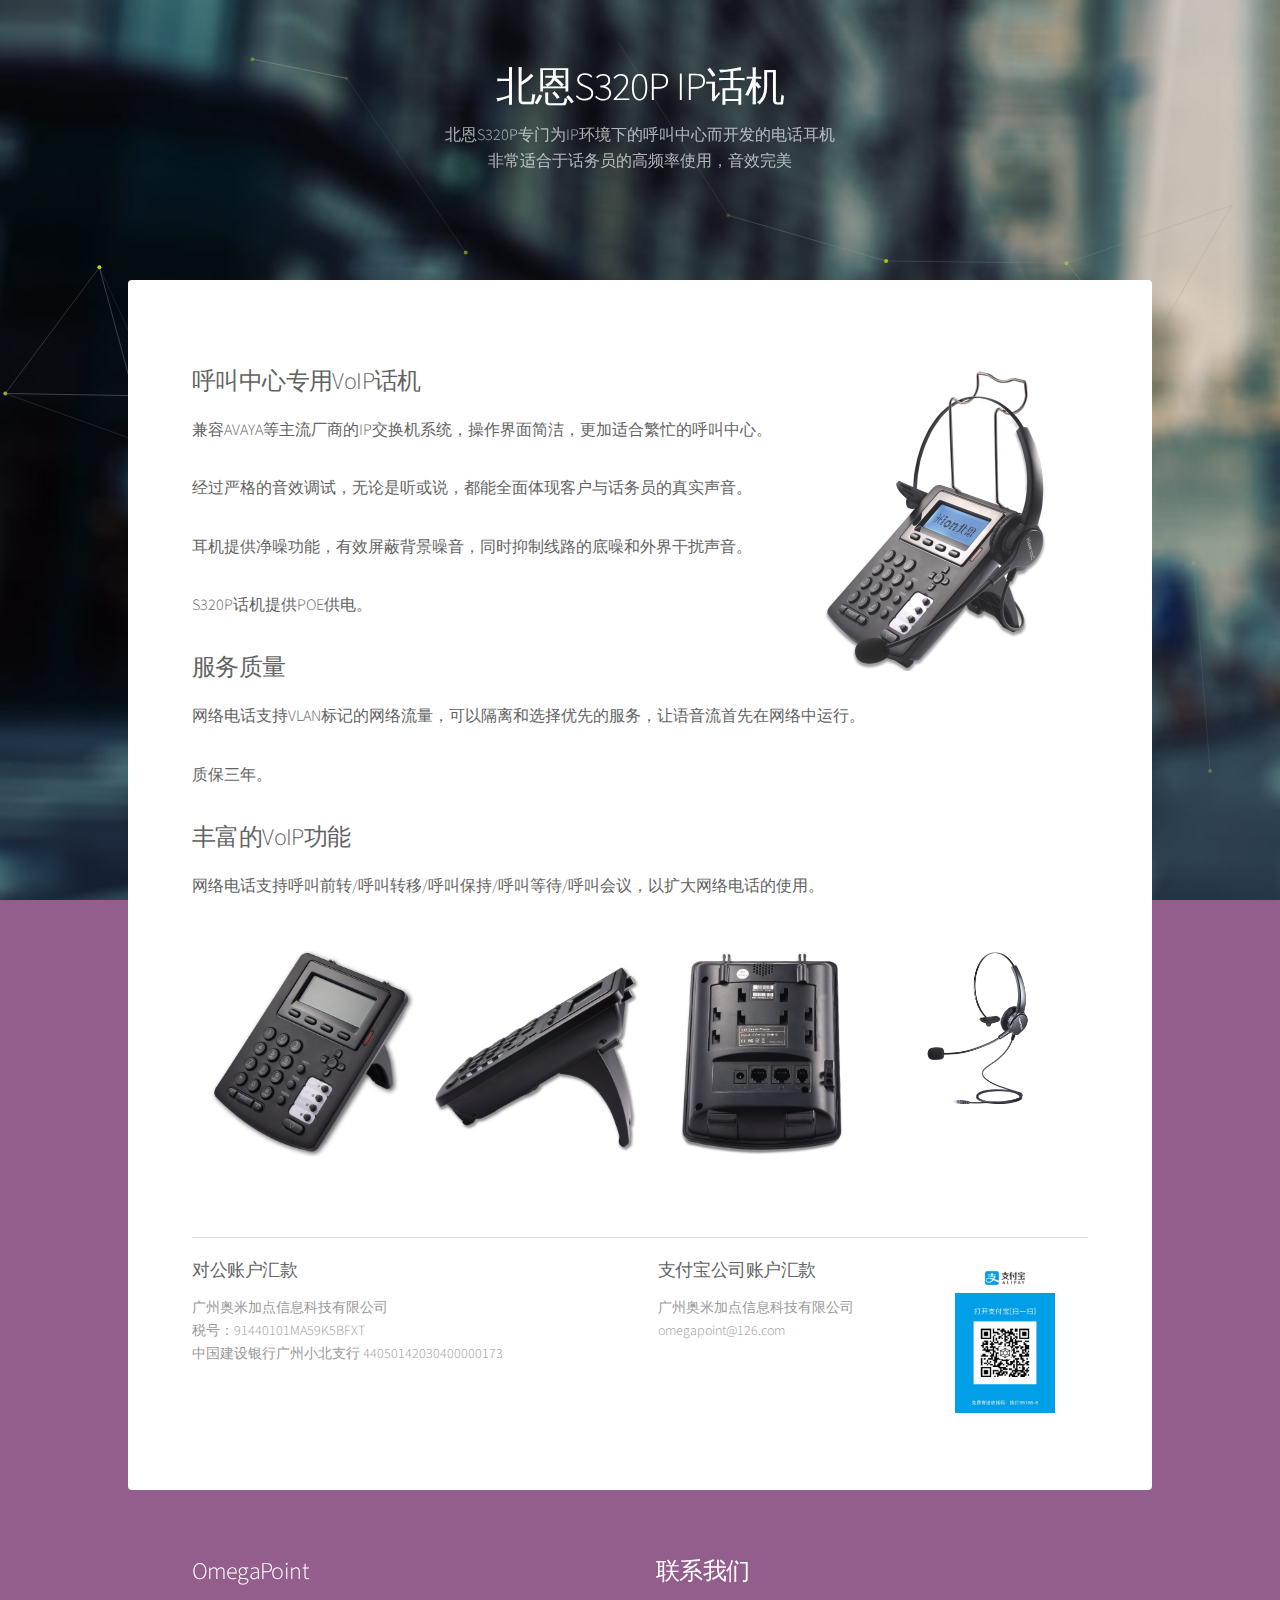
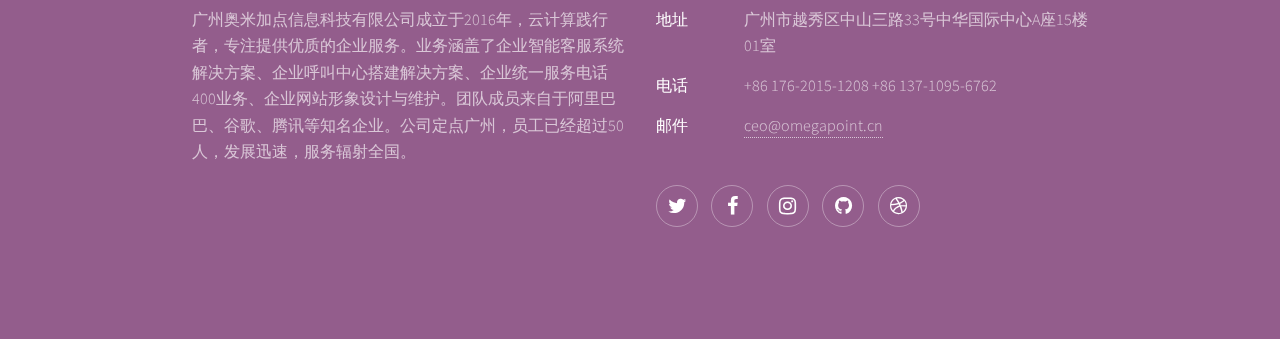
<file: S320P.html>
<!DOCTYPE HTML>
<html lang="zh_CN">
	<head>
		<title>OmegaPoint S320P</title>
		<meta charset="utf-8" />
		<meta name="keywords" content="OmegaPoint,客服外包,Udesk,IP话机,网站建设,400电话,汽车科技">
		<meta name="description" content="OmegaPoint,专注企业服务，更好更智能,全渠道智能客服系统Udesk,呼叫中心专用VoIP话机,网站建设,企业400电话,汽车智能">
		<meta property="og:title" content="OmegaPoint">
		<meta property="og:type" content="service">
		<meta property="og:url" content="omegapoint.cn">
		<meta property="og:image" content="http://omegapoint.cn/images/logo.png">
		<meta property="og:site_name" content="omegapoint.cn">
		<meta property="og:description" content="OmegaPoint,专注企业服务，更好更智能,全渠道智能客服系统Udesk,呼叫中心专用VoIP话机,网站建设,企业400电话,汽车智能">
		<meta name="viewport" content="width=device-width, initial-scale=1" />
		<link rel="stylesheet" href="assets/css/main.css" />
		<link rel="icon" href="favico.png">
	</head>
	<body>

		<canvas id="nokey"></canvas>

		<header id="header" class="banner">
			<h1>北恩S320P IP话机</h1>
			<div>北恩S320P专门为IP环境下的呼叫中心而开发的电话耳机</div>
			<div>非常适合于话务员的高频率使用，音效完美</div>
			<!-- <a href="/index.html" class="button goback">返回</a> -->
		</header>

		<!-- Wrapper -->
			<div id="wrapper">
				<!-- Main -->
					<div id="main" class="mt-20">
						<!-- Content -->
						<section id="content" class="phone main">

							<div class="content">
								<div class="desc">
									<h2>呼叫中心专用VoIP话机</h2>
									<p>兼容AVAYA等主流厂商的IP交换机系统，操作界面简洁，更加适合繁忙的呼叫中心。</p>
									<p>经过严格的音效调试，无论是听或说，都能全面体现客户与话务员的真实声音。</p>
									<p>耳机提供净噪功能，有效屏蔽背景噪音，同时抑制线路的底噪和外界干扰声音。</p>
									<p>S320P话机提供POE供电。</p>

									<h2>服务质量</h2>
									<p>网络电话支持VLAN标记的网络流量，可以隔离和选择优先的服务，让语音流首先在网络中运行。</p>
									<p>质保三年。</p>
									
									<h2>丰富的VoIP功能</h2>
									<p>网络电话支持呼叫前转/呼叫转移/呼叫保持/呼叫等待/呼叫会议，以扩大网络电话的使用。</p>
								</div>
								<img class="mainimg" src="images/phone/p0.jpg" alt="北恩S320P">
							</div>
					
							<div class="content">
								<img src="images/phone/p2.jpg" alt="北恩S320P">
								<img src="images/phone/p3.jpg" alt="北恩S320P">
								<img src="images/phone/p6.jpg" alt="北恩S320P">
								<img src="images/phone/p7.jpg" alt="北恩S320P">
							</div>

							<div class="pay">
								<div class="account">
									<h3>对公账户汇款</h3>
									<div>广州奥米加点信息科技有限公司</div>
									<div>税号：91440101MA59K5BFXT</div>
									<div>中国建设银行广州小北支行 44050142030400000173</div>
								</div>
								<div class="alipay">
									<h3>支付宝公司账户汇款</h3>
									<div>广州奥米加点信息科技有限公司</div>
									<div>omegapoint@126.com</div>
								</div>
							</div>
						</section>
					</div>

				<!-- Footer -->
					<footer id="footer">
						<section>
							<h2>OmegaPoint</h2>
							<p>广州奥米加点信息科技有限公司成立于2016年，云计算践行者，专注提供优质的企业服务。业务涵盖了企业智能客服系统解决方案、企业呼叫中心搭建解决方案、企业统一服务电话400业务、企业网站形象设计与维护。团队成员来自于阿里巴巴、谷歌、腾讯等知名企业。公司定点广州，员工已经超过50人，发展迅速，服务辐射全国。</p>
						</section>
						<section>
							<h2>联系我们</h2>
							<dl class="alt">
								<dt>地址</dt>
								<dd>广州市越秀区中山三路33号中华国际中心A座15楼01室</dd>
								<dt>电话</dt>
								<dd>+86 176-2015-1208   +86 137-1095-6762</dd>
								<dt>邮件</dt>
								<dd><a href="#">ceo@omegapoint.cn</a></dd>
							</dl>
							<ul class="icons">
								<li><a href="#" class="icon fa-twitter alt"><span class="label">Twitter</span></a></li>
								<li><a href="#" class="icon fa-facebook alt"><span class="label">Facebook</span></a></li>
								<li><a href="#" class="icon fa-instagram alt"><span class="label">Instagram</span></a></li>
								<li><a href="#" class="icon fa-github alt"><span class="label">GitHub</span></a></li>
								<li><a href="#" class="icon fa-dribbble alt"><span class="label">Dribbble</span></a></li>
							</ul>
						</section>
					</footer>

			</div>

			<script src="assets/js/canvas.js"></script>
	</body>
</html>
</file>
<file: assets/css/ie9.css>
/*
	Stellar by HTML5 UP
	html5up.net | @ajlkn
	Free for personal and commercial use under the CCA 3.0 license (html5up.net/license)
*/

/* Spotlight */

	.spotlight:after {
		content: '';
		display: block;
		clear: both;
	}

	.spotlight .content {
		float: left;
		width: 60%;
	}

	.spotlight .image {
		float: left;
	}

/* Features */

	.features:after {
		content: '';
		display: block;
		clear: both;
	}

	.features li {
		float: left;
	}

/* Statistics */

	.statistics {
		display: inline-block;
		width: auto;
	}

		.statistics:after {
			content: '';
			display: block;
			clear: both;
		}

		.statistics li {
			float: left;
			padding: 1.5em 2.5em;
		}

/* Footer */

	#footer > * {
		float: left;
	}

	#footer .copyright {
		clear: both;
	}
</file>
<file: assets/css/ie8.css>
/*
	Stellar by HTML5 UP
	html5up.net | @ajlkn
	Free for personal and commercial use under the CCA 3.0 license (html5up.net/license)
*/

/* Type */

	body {
		color: #ffffff;
	}

/* Button */

	.button {
		position: relative;
		border: solid 1px !important;
	}

		.button.special {
			border: none !important;
		}

/* Icon */

	.icon.major {
		-ms-behavior: url("assets/js/ie/PIE.htc");
	}

		.icon.major:before {
			font-size: 4em;
			border: 0;
		}

/* Spotlight */

	.spotlight .image {
		position: relative;
		-ms-behavior: url("assets/js/ie/PIE.htc");
	}

		.spotlight .image img {
			position: relative;
			-ms-behavior: url("assets/js/ie/PIE.htc");
		}

/* Features */

	.features li {
		width: 29%;
	}

/* Footer */

	#footer > * {
		width: 50%;
		margin-left: 0;
	}

/* Main */

	#main > .main > .image.main:first-child {
		margin-top: 0;
		margin-left: 0;
		width: 100%;
	}
</file>
<file: assets/css/main.css>
@import url(font-awesome.min.css);
@import "https://fonts.googleapis.com/css?family=Source+Sans+Pro:300,400";

/*
	Stellar by HTML5 UP
	html5up.net | @ajlkn
	Free for personal and commercial use under the CCA 3.0 license (html5up.net/license)
*/

/* Reset */
canvas{
	position: fixed;
	top: 0;
	left: 0;
	right: 0;
	bottom: 0;
	display: block;
	background-image: url("../../images/bg_main.jpg");
	background-size: cover;
	background-repeat: no-repeat;
}
#wrapper{
	position: relative;
	z-index: 9;
}

#autobot header p{
	text-align: left;
}
#autobot .content,
.phone .content{
	overflow: hidden;
	margin-top: 20px;
}
#autobot .content img{
	float: left;
	width: 48%;
	vertical-align: middle;
}
.phone .content img{
	float: left;
	width: 23%;
	margin-left: 2%;
}

.phone .pay{
	overflow: hidden;
	margin-top: 80px;
	padding-top: 20px;
	border-top: 1px solid #ddd;
}
.phone .pay>div{
	float: left;
	width: 48%;
	height: 200px;
	font-size: 14px;
	color: #999;
	text-align: left;
}
.phone .pay>div:last-child{
	float: right;
	background: url(../../images/phone/alipay.jpeg) 90% 10% no-repeat;
	background-size: 100px auto;
}

#autobot .content img:last-child{
	float: right;
}

.products .mainimg {
	display: block;
	margin: 0 auto;
	max-width: 100%;
}
#header.banner{
	position: relative;
	z-index: 9;
	height: 300px;
	/*background: url(../../images/phone/banner.jpg) 50% 0 no-repeat;*/
	/*background-size: cover;*/
}
.mt-20{
	margin-top: -20px;
}
#content.phone{
	background: url(../../images/phone/p0.jpg) 90% 10% no-repeat;
	background-size: 300px auto;
}
#content.phone .mainimg{
	display: none;
}
@media screen and (max-width: 960px) {
	#content.phone{
		background: #fff;
	}
	#content.phone .mainimg{
		display: block;
		width: 80%;
	}
	.phone .pay>div{
		width: 100%;
	}
	.goback{
		position: fixed;
		top: 10px;
		left: 10px;
	}
}

	html, body, div, span, applet, object, iframe, h1, h2, h3, h4, h5, h6, p, blockquote, pre, a, abbr, acronym, address, big, cite, code, del, dfn, em, img, ins, kbd, q, s, samp, small, strike, strong, sub, sup, tt, var, b, u, i, center, dl, dt, dd, ol, ul, li, fieldset, form, label, legend, table, caption, tbody, tfoot, thead, tr, th, td, article, aside, canvas, details, embed, figure, figcaption, footer, header, hgroup, menu, nav, output, ruby, section, summary, time, mark, audio, video {
		margin: 0;
		padding: 0;
		border: 0;
		font-size: 100%;
		font: inherit;
		vertical-align: baseline;
	}

	article, aside, details, figcaption, figure, footer, header, hgroup, menu, nav, section {
		display: block;
	}

	body {
		line-height: 1;
	}

	ol, ul {
		list-style: none;
	}

	blockquote, q {
		quotes: none;
	}

	blockquote:before, blockquote:after, q:before, q:after {
		content: '';
		content: none;
	}

	table {
		border-collapse: collapse;
		border-spacing: 0;
	}

	body {
		-webkit-text-size-adjust: none;
	}

/* Box Model */

	*, *:before, *:after {
		-moz-box-sizing: border-box;
		-webkit-box-sizing: border-box;
		box-sizing: border-box;
	}

/* Grid */

	.row {
		border-bottom: solid 1px transparent;
		-moz-box-sizing: border-box;
		-webkit-box-sizing: border-box;
		box-sizing: border-box;
	}

	.row > * {
		float: left;
		-moz-box-sizing: border-box;
		-webkit-box-sizing: border-box;
		box-sizing: border-box;
	}

	.row:after, .row:before {
		content: '';
		display: block;
		clear: both;
		height: 0;
	}

	.row.uniform > * > :first-child {
		margin-top: 0;
	}

	.row.uniform > * > :last-child {
		margin-bottom: 0;
	}

	.row.\30 \25 > * {
		padding: 0 0 0 0em;
	}

	.row.\30 \25 {
		margin: 0 0 -1px 0em;
	}

	.row.uniform.\30 \25 > * {
		padding: 0em 0 0 0em;
	}

	.row.uniform.\30 \25 {
		margin: 0em 0 -1px 0em;
	}

	.row > * {
		padding: 0 0 0 1.5em;
	}

	.row {
		margin: 0 0 -1px -1.5em;
	}

	.row.uniform > * {
		padding: 1.5em 0 0 1.5em;
	}

	.row.uniform {
		margin: -1.5em 0 -1px -1.5em;
	}

	.row.\32 00\25 > * {
		padding: 0 0 0 3em;
	}

	.row.\32 00\25 {
		margin: 0 0 -1px -3em;
	}

	.row.uniform.\32 00\25 > * {
		padding: 3em 0 0 3em;
	}

	.row.uniform.\32 00\25 {
		margin: -3em 0 -1px -3em;
	}

	.row.\31 50\25 > * {
		padding: 0 0 0 2.25em;
	}

	.row.\31 50\25 {
		margin: 0 0 -1px -2.25em;
	}

	.row.uniform.\31 50\25 > * {
		padding: 2.25em 0 0 2.25em;
	}

	.row.uniform.\31 50\25 {
		margin: -2.25em 0 -1px -2.25em;
	}

	.row.\35 0\25 > * {
		padding: 0 0 0 0.75em;
	}

	.row.\35 0\25 {
		margin: 0 0 -1px -0.75em;
	}

	.row.uniform.\35 0\25 > * {
		padding: 0.75em 0 0 0.75em;
	}

	.row.uniform.\35 0\25 {
		margin: -0.75em 0 -1px -0.75em;
	}

	.row.\32 5\25 > * {
		padding: 0 0 0 0.375em;
	}

	.row.\32 5\25 {
		margin: 0 0 -1px -0.375em;
	}

	.row.uniform.\32 5\25 > * {
		padding: 0.375em 0 0 0.375em;
	}

	.row.uniform.\32 5\25 {
		margin: -0.375em 0 -1px -0.375em;
	}

	.\31 2u, .\31 2u\24 {
		width: 100%;
		clear: none;
		margin-left: 0;
	}

	.\31 1u, .\31 1u\24 {
		width: 91.6666666667%;
		clear: none;
		margin-left: 0;
	}

	.\31 0u, .\31 0u\24 {
		width: 83.3333333333%;
		clear: none;
		margin-left: 0;
	}

	.\39 u, .\39 u\24 {
		width: 75%;
		clear: none;
		margin-left: 0;
	}

	.\38 u, .\38 u\24 {
		width: 66.6666666667%;
		clear: none;
		margin-left: 0;
	}

	.\37 u, .\37 u\24 {
		width: 58.3333333333%;
		clear: none;
		margin-left: 0;
	}

	.\36 u, .\36 u\24 {
		width: 50%;
		clear: none;
		margin-left: 0;
	}

	.\35 u, .\35 u\24 {
		width: 41.6666666667%;
		clear: none;
		margin-left: 0;
	}

	.\34 u, .\34 u\24 {
		width: 33.3333333333%;
		clear: none;
		margin-left: 0;
	}

	.\33 u, .\33 u\24 {
		width: 25%;
		clear: none;
		margin-left: 0;
	}

	.\32 u, .\32 u\24 {
		width: 16.6666666667%;
		clear: none;
		margin-left: 0;
	}

	.\31 u, .\31 u\24 {
		width: 8.3333333333%;
		clear: none;
		margin-left: 0;
	}

	.\31 2u\24 + *,
	.\31 1u\24 + *,
	.\31 0u\24 + *,
	.\39 u\24 + *,
	.\38 u\24 + *,
	.\37 u\24 + *,
	.\36 u\24 + *,
	.\35 u\24 + *,
	.\34 u\24 + *,
	.\33 u\24 + *,
	.\32 u\24 + *,
	.\31 u\24 + * {
		clear: left;
	}

	.\-11u {
		margin-left: 91.66667%;
	}

	.\-10u {
		margin-left: 83.33333%;
	}

	.\-9u {
		margin-left: 75%;
	}

	.\-8u {
		margin-left: 66.66667%;
	}

	.\-7u {
		margin-left: 58.33333%;
	}

	.\-6u {
		margin-left: 50%;
	}

	.\-5u {
		margin-left: 41.66667%;
	}

	.\-4u {
		margin-left: 33.33333%;
	}

	.\-3u {
		margin-left: 25%;
	}

	.\-2u {
		margin-left: 16.66667%;
	}

	.\-1u {
		margin-left: 8.33333%;
	}

	@media screen and (max-width: 1680px) {

		.row > * {
			padding: 0 0 0 1.5em;
		}

		.row {
			margin: 0 0 -1px -1.5em;
		}

		.row.uniform > * {
			padding: 1.5em 0 0 1.5em;
		}

		.row.uniform {
			margin: -1.5em 0 -1px -1.5em;
		}

		.row.\32 00\25 > * {
			padding: 0 0 0 3em;
		}

		.row.\32 00\25 {
			margin: 0 0 -1px -3em;
		}

		.row.uniform.\32 00\25 > * {
			padding: 3em 0 0 3em;
		}

		.row.uniform.\32 00\25 {
			margin: -3em 0 -1px -3em;
		}

		.row.\31 50\25 > * {
			padding: 0 0 0 2.25em;
		}

		.row.\31 50\25 {
			margin: 0 0 -1px -2.25em;
		}

		.row.uniform.\31 50\25 > * {
			padding: 2.25em 0 0 2.25em;
		}

		.row.uniform.\31 50\25 {
			margin: -2.25em 0 -1px -2.25em;
		}

		.row.\35 0\25 > * {
			padding: 0 0 0 0.75em;
		}

		.row.\35 0\25 {
			margin: 0 0 -1px -0.75em;
		}

		.row.uniform.\35 0\25 > * {
			padding: 0.75em 0 0 0.75em;
		}

		.row.uniform.\35 0\25 {
			margin: -0.75em 0 -1px -0.75em;
		}

		.row.\32 5\25 > * {
			padding: 0 0 0 0.375em;
		}

		.row.\32 5\25 {
			margin: 0 0 -1px -0.375em;
		}

		.row.uniform.\32 5\25 > * {
			padding: 0.375em 0 0 0.375em;
		}

		.row.uniform.\32 5\25 {
			margin: -0.375em 0 -1px -0.375em;
		}

		.\31 2u\28xlarge\29, .\31 2u\24\28xlarge\29 {
			width: 100%;
			clear: none;
			margin-left: 0;
		}

		.\31 1u\28xlarge\29, .\31 1u\24\28xlarge\29 {
			width: 91.6666666667%;
			clear: none;
			margin-left: 0;
		}

		.\31 0u\28xlarge\29, .\31 0u\24\28xlarge\29 {
			width: 83.3333333333%;
			clear: none;
			margin-left: 0;
		}

		.\39 u\28xlarge\29, .\39 u\24\28xlarge\29 {
			width: 75%;
			clear: none;
			margin-left: 0;
		}

		.\38 u\28xlarge\29, .\38 u\24\28xlarge\29 {
			width: 66.6666666667%;
			clear: none;
			margin-left: 0;
		}

		.\37 u\28xlarge\29, .\37 u\24\28xlarge\29 {
			width: 58.3333333333%;
			clear: none;
			margin-left: 0;
		}

		.\36 u\28xlarge\29, .\36 u\24\28xlarge\29 {
			width: 50%;
			clear: none;
			margin-left: 0;
		}

		.\35 u\28xlarge\29, .\35 u\24\28xlarge\29 {
			width: 41.6666666667%;
			clear: none;
			margin-left: 0;
		}

		.\34 u\28xlarge\29, .\34 u\24\28xlarge\29 {
			width: 33.3333333333%;
			clear: none;
			margin-left: 0;
		}

		.\33 u\28xlarge\29, .\33 u\24\28xlarge\29 {
			width: 25%;
			clear: none;
			margin-left: 0;
		}

		.\32 u\28xlarge\29, .\32 u\24\28xlarge\29 {
			width: 16.6666666667%;
			clear: none;
			margin-left: 0;
		}

		.\31 u\28xlarge\29, .\31 u\24\28xlarge\29 {
			width: 8.3333333333%;
			clear: none;
			margin-left: 0;
		}

		.\31 2u\24\28xlarge\29 + *,
		.\31 1u\24\28xlarge\29 + *,
		.\31 0u\24\28xlarge\29 + *,
		.\39 u\24\28xlarge\29 + *,
		.\38 u\24\28xlarge\29 + *,
		.\37 u\24\28xlarge\29 + *,
		.\36 u\24\28xlarge\29 + *,
		.\35 u\24\28xlarge\29 + *,
		.\34 u\24\28xlarge\29 + *,
		.\33 u\24\28xlarge\29 + *,
		.\32 u\24\28xlarge\29 + *,
		.\31 u\24\28xlarge\29 + * {
			clear: left;
		}

		.\-11u\28xlarge\29 {
			margin-left: 91.66667%;
		}

		.\-10u\28xlarge\29 {
			margin-left: 83.33333%;
		}

		.\-9u\28xlarge\29 {
			margin-left: 75%;
		}

		.\-8u\28xlarge\29 {
			margin-left: 66.66667%;
		}

		.\-7u\28xlarge\29 {
			margin-left: 58.33333%;
		}

		.\-6u\28xlarge\29 {
			margin-left: 50%;
		}

		.\-5u\28xlarge\29 {
			margin-left: 41.66667%;
		}

		.\-4u\28xlarge\29 {
			margin-left: 33.33333%;
		}

		.\-3u\28xlarge\29 {
			margin-left: 25%;
		}

		.\-2u\28xlarge\29 {
			margin-left: 16.66667%;
		}

		.\-1u\28xlarge\29 {
			margin-left: 8.33333%;
		}

	}

	@media screen and (max-width: 1280px) {

		.row > * {
			padding: 0 0 0 1.5em;
		}

		.row {
			margin: 0 0 -1px -1.5em;
		}

		.row.uniform > * {
			padding: 1.5em 0 0 1.5em;
		}

		.row.uniform {
			margin: -1.5em 0 -1px -1.5em;
		}

		.row.\32 00\25 > * {
			padding: 0 0 0 3em;
		}

		.row.\32 00\25 {
			margin: 0 0 -1px -3em;
		}

		.row.uniform.\32 00\25 > * {
			padding: 3em 0 0 3em;
		}

		.row.uniform.\32 00\25 {
			margin: -3em 0 -1px -3em;
		}

		.row.\31 50\25 > * {
			padding: 0 0 0 2.25em;
		}

		.row.\31 50\25 {
			margin: 0 0 -1px -2.25em;
		}

		.row.uniform.\31 50\25 > * {
			padding: 2.25em 0 0 2.25em;
		}

		.row.uniform.\31 50\25 {
			margin: -2.25em 0 -1px -2.25em;
		}

		.row.\35 0\25 > * {
			padding: 0 0 0 0.75em;
		}

		.row.\35 0\25 {
			margin: 0 0 -1px -0.75em;
		}

		.row.uniform.\35 0\25 > * {
			padding: 0.75em 0 0 0.75em;
		}

		.row.uniform.\35 0\25 {
			margin: -0.75em 0 -1px -0.75em;
		}

		.row.\32 5\25 > * {
			padding: 0 0 0 0.375em;
		}

		.row.\32 5\25 {
			margin: 0 0 -1px -0.375em;
		}

		.row.uniform.\32 5\25 > * {
			padding: 0.375em 0 0 0.375em;
		}

		.row.uniform.\32 5\25 {
			margin: -0.375em 0 -1px -0.375em;
		}

		.\31 2u\28large\29, .\31 2u\24\28large\29 {
			width: 100%;
			clear: none;
			margin-left: 0;
		}

		.\31 1u\28large\29, .\31 1u\24\28large\29 {
			width: 91.6666666667%;
			clear: none;
			margin-left: 0;
		}

		.\31 0u\28large\29, .\31 0u\24\28large\29 {
			width: 83.3333333333%;
			clear: none;
			margin-left: 0;
		}

		.\39 u\28large\29, .\39 u\24\28large\29 {
			width: 75%;
			clear: none;
			margin-left: 0;
		}

		.\38 u\28large\29, .\38 u\24\28large\29 {
			width: 66.6666666667%;
			clear: none;
			margin-left: 0;
		}

		.\37 u\28large\29, .\37 u\24\28large\29 {
			width: 58.3333333333%;
			clear: none;
			margin-left: 0;
		}

		.\36 u\28large\29, .\36 u\24\28large\29 {
			width: 50%;
			clear: none;
			margin-left: 0;
		}

		.\35 u\28large\29, .\35 u\24\28large\29 {
			width: 41.6666666667%;
			clear: none;
			margin-left: 0;
		}

		.\34 u\28large\29, .\34 u\24\28large\29 {
			width: 33.3333333333%;
			clear: none;
			margin-left: 0;
		}

		.\33 u\28large\29, .\33 u\24\28large\29 {
			width: 25%;
			clear: none;
			margin-left: 0;
		}

		.\32 u\28large\29, .\32 u\24\28large\29 {
			width: 16.6666666667%;
			clear: none;
			margin-left: 0;
		}

		.\31 u\28large\29, .\31 u\24\28large\29 {
			width: 8.3333333333%;
			clear: none;
			margin-left: 0;
		}

		.\31 2u\24\28large\29 + *,
		.\31 1u\24\28large\29 + *,
		.\31 0u\24\28large\29 + *,
		.\39 u\24\28large\29 + *,
		.\38 u\24\28large\29 + *,
		.\37 u\24\28large\29 + *,
		.\36 u\24\28large\29 + *,
		.\35 u\24\28large\29 + *,
		.\34 u\24\28large\29 + *,
		.\33 u\24\28large\29 + *,
		.\32 u\24\28large\29 + *,
		.\31 u\24\28large\29 + * {
			clear: left;
		}

		.\-11u\28large\29 {
			margin-left: 91.66667%;
		}

		.\-10u\28large\29 {
			margin-left: 83.33333%;
		}

		.\-9u\28large\29 {
			margin-left: 75%;
		}

		.\-8u\28large\29 {
			margin-left: 66.66667%;
		}

		.\-7u\28large\29 {
			margin-left: 58.33333%;
		}

		.\-6u\28large\29 {
			margin-left: 50%;
		}

		.\-5u\28large\29 {
			margin-left: 41.66667%;
		}

		.\-4u\28large\29 {
			margin-left: 33.33333%;
		}

		.\-3u\28large\29 {
			margin-left: 25%;
		}

		.\-2u\28large\29 {
			margin-left: 16.66667%;
		}

		.\-1u\28large\29 {
			margin-left: 8.33333%;
		}

	}

	@media screen and (max-width: 980px) {

		.row > * {
			padding: 0 0 0 1.5em;
		}

		.row {
			margin: 0 0 -1px -1.5em;
		}

		.row.uniform > * {
			padding: 1.5em 0 0 1.5em;
		}

		.row.uniform {
			margin: -1.5em 0 -1px -1.5em;
		}

		.row.\32 00\25 > * {
			padding: 0 0 0 3em;
		}

		.row.\32 00\25 {
			margin: 0 0 -1px -3em;
		}

		.row.uniform.\32 00\25 > * {
			padding: 3em 0 0 3em;
		}

		.row.uniform.\32 00\25 {
			margin: -3em 0 -1px -3em;
		}

		.row.\31 50\25 > * {
			padding: 0 0 0 2.25em;
		}

		.row.\31 50\25 {
			margin: 0 0 -1px -2.25em;
		}

		.row.uniform.\31 50\25 > * {
			padding: 2.25em 0 0 2.25em;
		}

		.row.uniform.\31 50\25 {
			margin: -2.25em 0 -1px -2.25em;
		}

		.row.\35 0\25 > * {
			padding: 0 0 0 0.75em;
		}

		.row.\35 0\25 {
			margin: 0 0 -1px -0.75em;
		}

		.row.uniform.\35 0\25 > * {
			padding: 0.75em 0 0 0.75em;
		}

		.row.uniform.\35 0\25 {
			margin: -0.75em 0 -1px -0.75em;
		}

		.row.\32 5\25 > * {
			padding: 0 0 0 0.375em;
		}

		.row.\32 5\25 {
			margin: 0 0 -1px -0.375em;
		}

		.row.uniform.\32 5\25 > * {
			padding: 0.375em 0 0 0.375em;
		}

		.row.uniform.\32 5\25 {
			margin: -0.375em 0 -1px -0.375em;
		}

		.\31 2u\28medium\29, .\31 2u\24\28medium\29 {
			width: 100%;
			clear: none;
			margin-left: 0;
		}

		.\31 1u\28medium\29, .\31 1u\24\28medium\29 {
			width: 91.6666666667%;
			clear: none;
			margin-left: 0;
		}

		.\31 0u\28medium\29, .\31 0u\24\28medium\29 {
			width: 83.3333333333%;
			clear: none;
			margin-left: 0;
		}

		.\39 u\28medium\29, .\39 u\24\28medium\29 {
			width: 75%;
			clear: none;
			margin-left: 0;
		}

		.\38 u\28medium\29, .\38 u\24\28medium\29 {
			width: 66.6666666667%;
			clear: none;
			margin-left: 0;
		}

		.\37 u\28medium\29, .\37 u\24\28medium\29 {
			width: 58.3333333333%;
			clear: none;
			margin-left: 0;
		}

		.\36 u\28medium\29, .\36 u\24\28medium\29 {
			width: 50%;
			clear: none;
			margin-left: 0;
		}

		.\35 u\28medium\29, .\35 u\24\28medium\29 {
			width: 41.6666666667%;
			clear: none;
			margin-left: 0;
		}

		.\34 u\28medium\29, .\34 u\24\28medium\29 {
			width: 33.3333333333%;
			clear: none;
			margin-left: 0;
		}

		.\33 u\28medium\29, .\33 u\24\28medium\29 {
			width: 25%;
			clear: none;
			margin-left: 0;
		}

		.\32 u\28medium\29, .\32 u\24\28medium\29 {
			width: 16.6666666667%;
			clear: none;
			margin-left: 0;
		}

		.\31 u\28medium\29, .\31 u\24\28medium\29 {
			width: 8.3333333333%;
			clear: none;
			margin-left: 0;
		}

		.\31 2u\24\28medium\29 + *,
		.\31 1u\24\28medium\29 + *,
		.\31 0u\24\28medium\29 + *,
		.\39 u\24\28medium\29 + *,
		.\38 u\24\28medium\29 + *,
		.\37 u\24\28medium\29 + *,
		.\36 u\24\28medium\29 + *,
		.\35 u\24\28medium\29 + *,
		.\34 u\24\28medium\29 + *,
		.\33 u\24\28medium\29 + *,
		.\32 u\24\28medium\29 + *,
		.\31 u\24\28medium\29 + * {
			clear: left;
		}

		.\-11u\28medium\29 {
			margin-left: 91.66667%;
		}

		.\-10u\28medium\29 {
			margin-left: 83.33333%;
		}

		.\-9u\28medium\29 {
			margin-left: 75%;
		}

		.\-8u\28medium\29 {
			margin-left: 66.66667%;
		}

		.\-7u\28medium\29 {
			margin-left: 58.33333%;
		}

		.\-6u\28medium\29 {
			margin-left: 50%;
		}

		.\-5u\28medium\29 {
			margin-left: 41.66667%;
		}

		.\-4u\28medium\29 {
			margin-left: 33.33333%;
		}

		.\-3u\28medium\29 {
			margin-left: 25%;
		}

		.\-2u\28medium\29 {
			margin-left: 16.66667%;
		}

		.\-1u\28medium\29 {
			margin-left: 8.33333%;
		}

	}

	@media screen and (max-width: 736px) {

		.row > * {
			padding: 0 0 0 1em;
		}

		.row {
			margin: 0 0 -1px -1em;
		}

		.row.uniform > * {
			padding: 1em 0 0 1em;
		}

		.row.uniform {
			margin: -1em 0 -1px -1em;
		}

		.row.\32 00\25 > * {
			padding: 0 0 0 2em;
		}

		.row.\32 00\25 {
			margin: 0 0 -1px -2em;
		}

		.row.uniform.\32 00\25 > * {
			padding: 2em 0 0 2em;
		}

		.row.uniform.\32 00\25 {
			margin: -2em 0 -1px -2em;
		}

		.row.\31 50\25 > * {
			padding: 0 0 0 1.5em;
		}

		.row.\31 50\25 {
			margin: 0 0 -1px -1.5em;
		}

		.row.uniform.\31 50\25 > * {
			padding: 1.5em 0 0 1.5em;
		}

		.row.uniform.\31 50\25 {
			margin: -1.5em 0 -1px -1.5em;
		}

		.row.\35 0\25 > * {
			padding: 0 0 0 0.5em;
		}

		.row.\35 0\25 {
			margin: 0 0 -1px -0.5em;
		}

		.row.uniform.\35 0\25 > * {
			padding: 0.5em 0 0 0.5em;
		}

		.row.uniform.\35 0\25 {
			margin: -0.5em 0 -1px -0.5em;
		}

		.row.\32 5\25 > * {
			padding: 0 0 0 0.25em;
		}

		.row.\32 5\25 {
			margin: 0 0 -1px -0.25em;
		}

		.row.uniform.\32 5\25 > * {
			padding: 0.25em 0 0 0.25em;
		}

		.row.uniform.\32 5\25 {
			margin: -0.25em 0 -1px -0.25em;
		}

		.\31 2u\28small\29, .\31 2u\24\28small\29 {
			width: 100%;
			clear: none;
			margin-left: 0;
		}

		.\31 1u\28small\29, .\31 1u\24\28small\29 {
			width: 91.6666666667%;
			clear: none;
			margin-left: 0;
		}

		.\31 0u\28small\29, .\31 0u\24\28small\29 {
			width: 83.3333333333%;
			clear: none;
			margin-left: 0;
		}

		.\39 u\28small\29, .\39 u\24\28small\29 {
			width: 75%;
			clear: none;
			margin-left: 0;
		}

		.\38 u\28small\29, .\38 u\24\28small\29 {
			width: 66.6666666667%;
			clear: none;
			margin-left: 0;
		}

		.\37 u\28small\29, .\37 u\24\28small\29 {
			width: 58.3333333333%;
			clear: none;
			margin-left: 0;
		}

		.\36 u\28small\29, .\36 u\24\28small\29 {
			width: 50%;
			clear: none;
			margin-left: 0;
		}

		.\35 u\28small\29, .\35 u\24\28small\29 {
			width: 41.6666666667%;
			clear: none;
			margin-left: 0;
		}

		.\34 u\28small\29, .\34 u\24\28small\29 {
			width: 33.3333333333%;
			clear: none;
			margin-left: 0;
		}

		.\33 u\28small\29, .\33 u\24\28small\29 {
			width: 25%;
			clear: none;
			margin-left: 0;
		}

		.\32 u\28small\29, .\32 u\24\28small\29 {
			width: 16.6666666667%;
			clear: none;
			margin-left: 0;
		}

		.\31 u\28small\29, .\31 u\24\28small\29 {
			width: 8.3333333333%;
			clear: none;
			margin-left: 0;
		}

		.\31 2u\24\28small\29 + *,
		.\31 1u\24\28small\29 + *,
		.\31 0u\24\28small\29 + *,
		.\39 u\24\28small\29 + *,
		.\38 u\24\28small\29 + *,
		.\37 u\24\28small\29 + *,
		.\36 u\24\28small\29 + *,
		.\35 u\24\28small\29 + *,
		.\34 u\24\28small\29 + *,
		.\33 u\24\28small\29 + *,
		.\32 u\24\28small\29 + *,
		.\31 u\24\28small\29 + * {
			clear: left;
		}

		.\-11u\28small\29 {
			margin-left: 91.66667%;
		}

		.\-10u\28small\29 {
			margin-left: 83.33333%;
		}

		.\-9u\28small\29 {
			margin-left: 75%;
		}

		.\-8u\28small\29 {
			margin-left: 66.66667%;
		}

		.\-7u\28small\29 {
			margin-left: 58.33333%;
		}

		.\-6u\28small\29 {
			margin-left: 50%;
		}

		.\-5u\28small\29 {
			margin-left: 41.66667%;
		}

		.\-4u\28small\29 {
			margin-left: 33.33333%;
		}

		.\-3u\28small\29 {
			margin-left: 25%;
		}

		.\-2u\28small\29 {
			margin-left: 16.66667%;
		}

		.\-1u\28small\29 {
			margin-left: 8.33333%;
		}

	}

	@media screen and (max-width: 480px) {

		.row > * {
			padding: 0 0 0 1em;
		}

		.row {
			margin: 0 0 -1px -1em;
		}

		.row.uniform > * {
			padding: 1em 0 0 1em;
		}

		.row.uniform {
			margin: -1em 0 -1px -1em;
		}

		.row.\32 00\25 > * {
			padding: 0 0 0 2em;
		}

		.row.\32 00\25 {
			margin: 0 0 -1px -2em;
		}

		.row.uniform.\32 00\25 > * {
			padding: 2em 0 0 2em;
		}

		.row.uniform.\32 00\25 {
			margin: -2em 0 -1px -2em;
		}

		.row.\31 50\25 > * {
			padding: 0 0 0 1.5em;
		}

		.row.\31 50\25 {
			margin: 0 0 -1px -1.5em;
		}

		.row.uniform.\31 50\25 > * {
			padding: 1.5em 0 0 1.5em;
		}

		.row.uniform.\31 50\25 {
			margin: -1.5em 0 -1px -1.5em;
		}

		.row.\35 0\25 > * {
			padding: 0 0 0 0.5em;
		}

		.row.\35 0\25 {
			margin: 0 0 -1px -0.5em;
		}

		.row.uniform.\35 0\25 > * {
			padding: 0.5em 0 0 0.5em;
		}

		.row.uniform.\35 0\25 {
			margin: -0.5em 0 -1px -0.5em;
		}

		.row.\32 5\25 > * {
			padding: 0 0 0 0.25em;
		}

		.row.\32 5\25 {
			margin: 0 0 -1px -0.25em;
		}

		.row.uniform.\32 5\25 > * {
			padding: 0.25em 0 0 0.25em;
		}

		.row.uniform.\32 5\25 {
			margin: -0.25em 0 -1px -0.25em;
		}

		.\31 2u\28xsmall\29, .\31 2u\24\28xsmall\29 {
			width: 100%;
			clear: none;
			margin-left: 0;
		}

		.\31 1u\28xsmall\29, .\31 1u\24\28xsmall\29 {
			width: 91.6666666667%;
			clear: none;
			margin-left: 0;
		}

		.\31 0u\28xsmall\29, .\31 0u\24\28xsmall\29 {
			width: 83.3333333333%;
			clear: none;
			margin-left: 0;
		}

		.\39 u\28xsmall\29, .\39 u\24\28xsmall\29 {
			width: 75%;
			clear: none;
			margin-left: 0;
		}

		.\38 u\28xsmall\29, .\38 u\24\28xsmall\29 {
			width: 66.6666666667%;
			clear: none;
			margin-left: 0;
		}

		.\37 u\28xsmall\29, .\37 u\24\28xsmall\29 {
			width: 58.3333333333%;
			clear: none;
			margin-left: 0;
		}

		.\36 u\28xsmall\29, .\36 u\24\28xsmall\29 {
			width: 50%;
			clear: none;
			margin-left: 0;
		}

		.\35 u\28xsmall\29, .\35 u\24\28xsmall\29 {
			width: 41.6666666667%;
			clear: none;
			margin-left: 0;
		}

		.\34 u\28xsmall\29, .\34 u\24\28xsmall\29 {
			width: 33.3333333333%;
			clear: none;
			margin-left: 0;
		}

		.\33 u\28xsmall\29, .\33 u\24\28xsmall\29 {
			width: 25%;
			clear: none;
			margin-left: 0;
		}

		.\32 u\28xsmall\29, .\32 u\24\28xsmall\29 {
			width: 16.6666666667%;
			clear: none;
			margin-left: 0;
		}

		.\31 u\28xsmall\29, .\31 u\24\28xsmall\29 {
			width: 8.3333333333%;
			clear: none;
			margin-left: 0;
		}

		.\31 2u\24\28xsmall\29 + *,
		.\31 1u\24\28xsmall\29 + *,
		.\31 0u\24\28xsmall\29 + *,
		.\39 u\24\28xsmall\29 + *,
		.\38 u\24\28xsmall\29 + *,
		.\37 u\24\28xsmall\29 + *,
		.\36 u\24\28xsmall\29 + *,
		.\35 u\24\28xsmall\29 + *,
		.\34 u\24\28xsmall\29 + *,
		.\33 u\24\28xsmall\29 + *,
		.\32 u\24\28xsmall\29 + *,
		.\31 u\24\28xsmall\29 + * {
			clear: left;
		}

		.\-11u\28xsmall\29 {
			margin-left: 91.66667%;
		}

		.\-10u\28xsmall\29 {
			margin-left: 83.33333%;
		}

		.\-9u\28xsmall\29 {
			margin-left: 75%;
		}

		.\-8u\28xsmall\29 {
			margin-left: 66.66667%;
		}

		.\-7u\28xsmall\29 {
			margin-left: 58.33333%;
		}

		.\-6u\28xsmall\29 {
			margin-left: 50%;
		}

		.\-5u\28xsmall\29 {
			margin-left: 41.66667%;
		}

		.\-4u\28xsmall\29 {
			margin-left: 33.33333%;
		}

		.\-3u\28xsmall\29 {
			margin-left: 25%;
		}

		.\-2u\28xsmall\29 {
			margin-left: 16.66667%;
		}

		.\-1u\28xsmall\29 {
			margin-left: 8.33333%;
		}

	}

	@media screen and (max-width: 360px) {

		.row > * {
			padding: 0 0 0 1em;
		}

		.row {
			margin: 0 0 -1px -1em;
		}

		.row.uniform > * {
			padding: 1em 0 0 1em;
		}

		.row.uniform {
			margin: -1em 0 -1px -1em;
		}

		.row.\32 00\25 > * {
			padding: 0 0 0 2em;
		}

		.row.\32 00\25 {
			margin: 0 0 -1px -2em;
		}

		.row.uniform.\32 00\25 > * {
			padding: 2em 0 0 2em;
		}

		.row.uniform.\32 00\25 {
			margin: -2em 0 -1px -2em;
		}

		.row.\31 50\25 > * {
			padding: 0 0 0 1.5em;
		}

		.row.\31 50\25 {
			margin: 0 0 -1px -1.5em;
		}

		.row.uniform.\31 50\25 > * {
			padding: 1.5em 0 0 1.5em;
		}

		.row.uniform.\31 50\25 {
			margin: -1.5em 0 -1px -1.5em;
		}

		.row.\35 0\25 > * {
			padding: 0 0 0 0.5em;
		}

		.row.\35 0\25 {
			margin: 0 0 -1px -0.5em;
		}

		.row.uniform.\35 0\25 > * {
			padding: 0.5em 0 0 0.5em;
		}

		.row.uniform.\35 0\25 {
			margin: -0.5em 0 -1px -0.5em;
		}

		.row.\32 5\25 > * {
			padding: 0 0 0 0.25em;
		}

		.row.\32 5\25 {
			margin: 0 0 -1px -0.25em;
		}

		.row.uniform.\32 5\25 > * {
			padding: 0.25em 0 0 0.25em;
		}

		.row.uniform.\32 5\25 {
			margin: -0.25em 0 -1px -0.25em;
		}

		.\31 2u\28xxsmall\29, .\31 2u\24\28xxsmall\29 {
			width: 100%;
			clear: none;
			margin-left: 0;
		}

		.\31 1u\28xxsmall\29, .\31 1u\24\28xxsmall\29 {
			width: 91.6666666667%;
			clear: none;
			margin-left: 0;
		}

		.\31 0u\28xxsmall\29, .\31 0u\24\28xxsmall\29 {
			width: 83.3333333333%;
			clear: none;
			margin-left: 0;
		}

		.\39 u\28xxsmall\29, .\39 u\24\28xxsmall\29 {
			width: 75%;
			clear: none;
			margin-left: 0;
		}

		.\38 u\28xxsmall\29, .\38 u\24\28xxsmall\29 {
			width: 66.6666666667%;
			clear: none;
			margin-left: 0;
		}

		.\37 u\28xxsmall\29, .\37 u\24\28xxsmall\29 {
			width: 58.3333333333%;
			clear: none;
			margin-left: 0;
		}

		.\36 u\28xxsmall\29, .\36 u\24\28xxsmall\29 {
			width: 50%;
			clear: none;
			margin-left: 0;
		}

		.\35 u\28xxsmall\29, .\35 u\24\28xxsmall\29 {
			width: 41.6666666667%;
			clear: none;
			margin-left: 0;
		}

		.\34 u\28xxsmall\29, .\34 u\24\28xxsmall\29 {
			width: 33.3333333333%;
			clear: none;
			margin-left: 0;
		}

		.\33 u\28xxsmall\29, .\33 u\24\28xxsmall\29 {
			width: 25%;
			clear: none;
			margin-left: 0;
		}

		.\32 u\28xxsmall\29, .\32 u\24\28xxsmall\29 {
			width: 16.6666666667%;
			clear: none;
			margin-left: 0;
		}

		.\31 u\28xxsmall\29, .\31 u\24\28xxsmall\29 {
			width: 8.3333333333%;
			clear: none;
			margin-left: 0;
		}

		.\31 2u\24\28xxsmall\29 + *,
		.\31 1u\24\28xxsmall\29 + *,
		.\31 0u\24\28xxsmall\29 + *,
		.\39 u\24\28xxsmall\29 + *,
		.\38 u\24\28xxsmall\29 + *,
		.\37 u\24\28xxsmall\29 + *,
		.\36 u\24\28xxsmall\29 + *,
		.\35 u\24\28xxsmall\29 + *,
		.\34 u\24\28xxsmall\29 + *,
		.\33 u\24\28xxsmall\29 + *,
		.\32 u\24\28xxsmall\29 + *,
		.\31 u\24\28xxsmall\29 + * {
			clear: left;
		}

		.\-11u\28xxsmall\29 {
			margin-left: 91.66667%;
		}

		.\-10u\28xxsmall\29 {
			margin-left: 83.33333%;
		}

		.\-9u\28xxsmall\29 {
			margin-left: 75%;
		}

		.\-8u\28xxsmall\29 {
			margin-left: 66.66667%;
		}

		.\-7u\28xxsmall\29 {
			margin-left: 58.33333%;
		}

		.\-6u\28xxsmall\29 {
			margin-left: 50%;
		}

		.\-5u\28xxsmall\29 {
			margin-left: 41.66667%;
		}

		.\-4u\28xxsmall\29 {
			margin-left: 33.33333%;
		}

		.\-3u\28xxsmall\29 {
			margin-left: 25%;
		}

		.\-2u\28xxsmall\29 {
			margin-left: 16.66667%;
		}

		.\-1u\28xxsmall\29 {
			margin-left: 8.33333%;
		}

	}

/* Basic */

	@-ms-viewport {
		width: device-width;
	}

	body {
		-ms-overflow-style: scrollbar;
	}

	@media screen and (max-width: 480px) {

		html, body {
			min-width: 320px;
		}

	}

	body {
		background-color: #935d8c;
		/*background-image: url("../../images/bg_main.jpg");
		background-size: 100% auto;
		background-repeat: no-repeat;*/
		/*background-image: url("images/bg_main.jpg"), -moz-linear-gradient(45deg, #e37682 15%, #5f4d93 85%);
		background-image: url("images/bg_main.jpg"), -webkit-linear-gradient(45deg, #e37682 15%, #5f4d93 85%);
		background-image: url("images/bg_main.jpg"), -ms-linear-gradient(45deg, #e37682 15%, #5f4d93 85%);
		background-image: url("images/bg_main.jpg"), linear-gradient(45deg, #e37682 15%, #5f4d93 85%);*/
	}

		body.is-loading *, body.is-loading *:before, body.is-loading *:after {
			-moz-animation: none !important;
			-webkit-animation: none !important;
			-ms-animation: none !important;
			animation: none !important;
			-moz-transition: none !important;
			-webkit-transition: none !important;
			-ms-transition: none !important;
			transition: none !important;
		}

/* Type */

	body {
		background-color: #935d8c;
		color: rgba(255, 255, 255, 0.65);
	}

	body, input, select, textarea {
		font-family: "Source Sans Pro", Helvetica, sans-serif;
		font-size: 17pt;
		font-weight: 300;
		line-height: 1.65;
	}

		@media screen and (max-width: 1680px) {

			body, input, select, textarea {
				font-size: 14pt;
			}

		}

		@media screen and (max-width: 1280px) {

			body, input, select, textarea {
				font-size: 12pt;
			}

		}

		@media screen and (max-width: 360px) {

			body, input, select, textarea {
				font-size: 11pt;
			}

		}

	a {
		-moz-transition: color 0.2s ease, border-bottom 0.2s ease;
		-webkit-transition: color 0.2s ease, border-bottom 0.2s ease;
		-ms-transition: color 0.2s ease, border-bottom 0.2s ease;
		transition: color 0.2s ease, border-bottom 0.2s ease;
		text-decoration: none;
		border-bottom: dotted 1px;
		color: inherit;
	}

		a:hover {
			border-bottom-color: transparent;
		}

	strong, b {
		font-weight: 400;
	}

	em, i {
		font-style: italic;
	}

	p {
		margin: 0 0 2em 0;
	}

		p.content {
			-moz-columns: 20em 2;
			-webkit-columns: 20em 2;
			-ms-columns: 20em 2;
			columns: 20em 2;
			-moz-column-gap: 2em;
			-webkit-column-gap: 2em;
			-ms-column-gap: 2em;
			column-gap: 2em;
			text-align: justify;
		}

	h1, h2, h3, h4, h5, h6 {
		font-weight: 300;
		line-height: 1.5;
		margin: 0 0 0.7em 0;
		letter-spacing: -0.025em;
	}

		h1 a, h2 a, h3 a, h4 a, h5 a, h6 a {
			color: inherit;
			text-decoration: none;
		}

	h1 {
		font-size: 2.5em;
		line-height: 1.2;
	}

	h2 {
		font-size: 1.5em;
	}

	h3 {
		font-size: 1.25em;
	}

	h4 {
		font-size: 1.1em;
	}

	h5 {
		font-size: 0.9em;
	}

	h6 {
		font-size: 0.7em;
	}

	@media screen and (max-width: 736px) {

		h1 {
			font-size: 2em;
		}

	}

	sub {
		font-size: 0.8em;
		position: relative;
		top: 0.5em;
	}

	sup {
		font-size: 0.8em;
		position: relative;
		top: -0.5em;
	}

	blockquote {
		border-left: solid 4px;
		font-style: italic;
		margin: 0 0 2em 0;
		padding: 0.5em 0 0.5em 2em;
	}

	code {
		border-radius: 8px;
		border: solid 1px;
		font-family: "Courier New", monospace;
		font-size: 0.9em;
		margin: 0 0.25em;
		padding: 0.25em 0.65em;
	}

	pre {
		-webkit-overflow-scrolling: touch;
		font-family: "Courier New", monospace;
		font-size: 0.9em;
		margin: 0 0 2em 0;
	}

		pre code {
			display: block;
			line-height: 1.75;
			padding: 1em 1.5em;
			overflow-x: auto;
		}

	hr {
		border: 0;
		border-bottom: solid 1px;
		margin: 2em 0;
	}

		hr.major {
			margin: 3em 0;
		}

	.align-left {
		text-align: left;
	}

	.align-center {
		text-align: center;
	}

	.align-right {
		text-align: right;
	}

	input, select, textarea {
		color: #ffffff;
	}

	a:hover {
		color: #ffffff;
	}

	strong, b {
		color: #ffffff;
	}

	h1, h2, h3, h4, h5, h6 {
		color: #ffffff;
	}

	blockquote {
		border-left-color: rgba(255, 255, 255, 0.35);
	}

	code {
		background: rgba(255, 255, 255, 0.075);
		border-color: rgba(255, 255, 255, 0.35);
	}

	hr {
		border-bottom-color: rgba(255, 255, 255, 0.35);
	}

/* Box */

	.box {
		border-radius: 8px;
		border: solid;
		margin-bottom: 2em;
		padding: 1.5em;
	}

		.box > :last-child,
		.box > :last-child > :last-child,
		.box > :last-child > :last-child > :last-child {
			margin-bottom: 0;
		}

		.box.alt {
			border: 0;
			border-radius: 0;
			padding: 0;
		}

	.box {
		border-color: rgba(255, 255, 255, 0.35);
	}

/* Button */

	input[type="submit"],
	input[type="reset"],
	input[type="button"],
	button,
	.button {
		-moz-appearance: none;
		-webkit-appearance: none;
		-ms-appearance: none;
		appearance: none;
		-moz-transition: background-color 0.2s ease-in-out, color 0.2s ease-in-out;
		-webkit-transition: background-color 0.2s ease-in-out, color 0.2s ease-in-out;
		-ms-transition: background-color 0.2s ease-in-out, color 0.2s ease-in-out;
		transition: background-color 0.2s ease-in-out, color 0.2s ease-in-out;
		border-radius: 8px;
		border: 0;
		cursor: pointer;
		display: inline-block;
		font-weight: 300;
		height: 2.75em;
		line-height: 2.75em;
		min-width: 9.25em;
		padding: 0 1.5em;
		text-align: center;
		text-decoration: none;
		white-space: nowrap;
	}

		input[type="submit"].icon,
		input[type="reset"].icon,
		input[type="button"].icon,
		button.icon,
		.button.icon {
			padding-left: 1.35em;
		}

			input[type="submit"].icon:before,
			input[type="reset"].icon:before,
			input[type="button"].icon:before,
			button.icon:before,
			.button.icon:before {
				margin-right: 0.5em;
			}

		input[type="submit"].fit,
		input[type="reset"].fit,
		input[type="button"].fit,
		button.fit,
		.button.fit {
			display: block;
			margin: 0 0 1em 0;
			width: 100%;
		}

		input[type="submit"].small,
		input[type="reset"].small,
		input[type="button"].small,
		button.small,
		.button.small {
			font-size: 0.8em;
		}

		input[type="submit"].big,
		input[type="reset"].big,
		input[type="button"].big,
		button.big,
		.button.big {
			font-size: 1.35em;
		}

		input[type="submit"].disabled, input[type="submit"]:disabled,
		input[type="reset"].disabled,
		input[type="reset"]:disabled,
		input[type="button"].disabled,
		input[type="button"]:disabled,
		button.disabled,
		button:disabled,
		.button.disabled,
		.button:disabled {
			-moz-pointer-events: none;
			-webkit-pointer-events: none;
			-ms-pointer-events: none;
			pointer-events: none;
			opacity: 0.25;
		}

		@media screen and (max-width: 736px) {

			input[type="submit"],
			input[type="reset"],
			input[type="button"],
			button,
			.button {
				min-width: 0;
			}

		}

	input[type="submit"],
	input[type="reset"],
	input[type="button"],
	button,
	.button {
		background-color: transparent;
		box-shadow: inset 0 0 0 1px rgba(255, 255, 255, 0.35);
		color: #ffffff !important;
	}

		input[type="submit"]:hover,
		input[type="reset"]:hover,
		input[type="button"]:hover,
		button:hover,
		.button:hover {
			background-color: rgba(255, 255, 255, 0.075);
		}

		input[type="submit"]:active,
		input[type="reset"]:active,
		input[type="button"]:active,
		button:active,
		.button:active {
			background-color: rgba(255, 255, 255, 0.2);
		}

		input[type="submit"].icon:before,
		input[type="reset"].icon:before,
		input[type="button"].icon:before,
		button.icon:before,
		.button.icon:before {
			color: rgba(255, 255, 255, 0.5);
		}

		input[type="submit"].special,
		input[type="reset"].special,
		input[type="button"].special,
		button.special,
		.button.special {
			background-color: #8cc9f0;
			color: #ffffff !important;
			box-shadow: none;
		}

			input[type="submit"].special:hover,
			input[type="reset"].special:hover,
			input[type="button"].special:hover,
			button.special:hover,
			.button.special:hover {
				background-color: #9acff2;
			}

			input[type="submit"].special:active,
			input[type="reset"].special:active,
			input[type="button"].special:active,
			button.special:active,
			.button.special:active {
				background-color: #7ec3ee;
			}

			input[type="submit"].special.icon:before,
			input[type="reset"].special.icon:before,
			input[type="button"].special.icon:before,
			button.special.icon:before,
			.button.special.icon:before {
				color: #ffffff !important;
			}

/* Form */

	form {
		margin: 0 0 2em 0;
	}

	label {
		display: block;
		font-size: 0.9em;
		font-weight: 400;
		margin: 0 0 1em 0;
	}

	input[type="text"],
	input[type="password"],
	input[type="email"],
	select,
	textarea {
		-moz-appearance: none;
		-webkit-appearance: none;
		-ms-appearance: none;
		appearance: none;
		border-radius: 8px;
		border: solid 1px;
		color: inherit;
		display: block;
		outline: 0;
		padding: 0 1em;
		text-decoration: none;
		width: 100%;
	}

		input[type="text"]:invalid,
		input[type="password"]:invalid,
		input[type="email"]:invalid,
		select:invalid,
		textarea:invalid {
			box-shadow: none;
		}

	.select-wrapper {
		text-decoration: none;
		display: block;
		position: relative;
	}

		.select-wrapper:before {
			-moz-osx-font-smoothing: grayscale;
			-webkit-font-smoothing: antialiased;
			font-family: FontAwesome;
			font-style: normal;
			font-weight: normal;
			text-transform: none !important;
		}

		.select-wrapper:before {
			content: '\f078';
			display: block;
			height: 2.75em;
			line-height: 2.75em;
			pointer-events: none;
			position: absolute;
			right: 0;
			text-align: center;
			top: 0;
			width: 2.75em;
		}

		.select-wrapper select::-ms-expand {
			display: none;
		}

	input[type="text"],
	input[type="password"],
	input[type="email"],
	select {
		height: 2.75em;
	}

	textarea {
		padding: 0.75em 1em;
	}

	input[type="checkbox"],
	input[type="radio"] {
		-moz-appearance: none;
		-webkit-appearance: none;
		-ms-appearance: none;
		appearance: none;
		display: block;
		float: left;
		margin-right: -2em;
		opacity: 0;
		width: 1em;
		z-index: -1;
	}

		input[type="checkbox"] + label,
		input[type="radio"] + label {
			text-decoration: none;
			cursor: pointer;
			display: inline-block;
			font-size: 1em;
			font-weight: 300;
			padding-left: 2.4em;
			padding-right: 0.75em;
			position: relative;
		}

			input[type="checkbox"] + label:before,
			input[type="radio"] + label:before {
				-moz-osx-font-smoothing: grayscale;
				-webkit-font-smoothing: antialiased;
				font-family: FontAwesome;
				font-style: normal;
				font-weight: normal;
				text-transform: none !important;
			}

			input[type="checkbox"] + label:before,
			input[type="radio"] + label:before {
				border-radius: 8px;
				border: solid 1px;
				content: '';
				display: inline-block;
				height: 1.65em;
				left: 0;
				line-height: 1.58125em;
				position: absolute;
				text-align: center;
				top: 0;
				width: 1.65em;
			}

		input[type="checkbox"]:checked + label:before,
		input[type="radio"]:checked + label:before {
			content: '\f00c';
		}

	input[type="checkbox"] + label:before {
		border-radius: 8px;
	}

	input[type="radio"] + label:before {
		border-radius: 100%;
	}

	::-webkit-input-placeholder {
		opacity: 1.0;
	}

	:-moz-placeholder {
		opacity: 1.0;
	}

	::-moz-placeholder {
		opacity: 1.0;
	}

	:-ms-input-placeholder {
		opacity: 1.0;
	}

	.formerize-placeholder {
		opacity: 1.0;
	}

	label {
		color: #ffffff;
	}

	input[type="text"],
	input[type="password"],
	input[type="email"],
	select,
	textarea {
		background: rgba(255, 255, 255, 0.075);
		border-color: rgba(255, 255, 255, 0.35);
	}

		input[type="text"]:focus,
		input[type="password"]:focus,
		input[type="email"]:focus,
		select:focus,
		textarea:focus {
			border-color: #8cc9f0;
			box-shadow: 0 0 0 1px #8cc9f0;
		}

	.select-wrapper:before {
		color: rgba(255, 255, 255, 0.35);
	}

	input[type="checkbox"] + label,
	input[type="radio"] + label {
		color: rgba(255, 255, 255, 0.65);
	}

		input[type="checkbox"] + label:before,
		input[type="radio"] + label:before {
			background: rgba(255, 255, 255, 0.075);
			border-color: rgba(255, 255, 255, 0.35);
		}

	input[type="checkbox"]:checked + label:before,
	input[type="radio"]:checked + label:before {
		background-color: #ffffff;
		border-color: #ffffff;
		color: #935d8c;
	}

	input[type="checkbox"]:focus + label:before,
	input[type="radio"]:focus + label:before {
		border-color: #8cc9f0;
		box-shadow: 0 0 0 1px #8cc9f0;
	}

	::-webkit-input-placeholder {
		color: rgba(255, 255, 255, 0.5) !important;
	}

	:-moz-placeholder {
		color: rgba(255, 255, 255, 0.5) !important;
	}

	::-moz-placeholder {
		color: rgba(255, 255, 255, 0.5) !important;
	}

	:-ms-input-placeholder {
		color: rgba(255, 255, 255, 0.5) !important;
	}

	.formerize-placeholder {
		color: rgba(255, 255, 255, 0.5) !important;
	}

/* Icon */

	.icon {
		text-decoration: none;
		-moz-transition: background-color 0.2s ease-in-out, color 0.2s ease-in-out;
		-webkit-transition: background-color 0.2s ease-in-out, color 0.2s ease-in-out;
		-ms-transition: background-color 0.2s ease-in-out, color 0.2s ease-in-out;
		transition: background-color 0.2s ease-in-out, color 0.2s ease-in-out;
		border-bottom: none;
		position: relative;
	}

		.icon:before {
			-moz-osx-font-smoothing: grayscale;
			-webkit-font-smoothing: antialiased;
			font-family: FontAwesome;
			font-style: normal;
			font-weight: normal;
			text-transform: none !important;
		}

		.icon > .label {
			display: none;
		}

		.icon.major {
			border: solid 1px;
			display: inline-block;
			border-radius: 100%;
			padding: 0.65em;
			margin: 0 0 2em 0;
			cursor: default;
		}

			.icon.major:before {
				display: inline-block;
				font-size: 6.25rem;
				width: 2.25em;
				height: 2.25em;
				line-height: 2.2em;
				border-radius: 100%;
				border: solid 1px;
				text-align: center;
			}

		.icon.alt {
			display: inline-block;
			border: solid 1px;
			border-radius: 100%;
		}

			.icon.alt:before {
				display: block;
				font-size: 1.25em;
				width: 2em;
				height: 2em;
				text-align: center;
				line-height: 2em;
			}

		.icon.style1 {
			color: #efa8b0;
		}

		.icon.style2 {
			color: #c79cc8;
		}

		.icon.style3 {
			color: #a89cc8;
		}

		.icon.style4 {
			color: #9bb2e1;
		}

		.icon.style5 {
			color: #8cc9f0;
		}

		@media screen and (max-width: 1680px) {

			.icon.major:before {
				font-size: 5.5rem;
			}

		}

		@media screen and (max-width: 1280px) {

			.icon.major:before {
				font-size: 4.75rem;
			}

		}

		@media screen and (max-width: 736px) {

			.icon.major {
				margin: 0 0 1.5em 0;
				padding: 0.35em;
			}

				.icon.major:before {
					font-size: 3.5rem;
				}

		}

	.icon.major {
		border-color: rgba(255, 255, 255, 0.35);
	}

		.icon.major:before {
			border-color: rgba(255, 255, 255, 0.35);
		}

	.icon.alt {
		border-color: rgba(255, 255, 255, 0.35);
		color: #ffffff;
	}

		.icon.alt:hover {
			background-color: rgba(255, 255, 255, 0.075);
		}

		.icon.alt:active {
			background-color: rgba(255, 255, 255, 0.2);
		}

/* Image */

	.image {
		border-radius: 8px;
		border: 0;
		display: inline-block;
		position: relative;
	}

		.image img {
			border-radius: 8px;
			display: block;
		}

		.image.left, .image.right {
			max-width: 40%;
		}

			.image.left img, .image.right img {
				width: 100%;
			}

		.image.left {
			float: left;
			margin: 0 1.5em 1em 0;
			top: 0.25em;
		}

		.image.right {
			float: right;
			margin: 0 0 1em 1.5em;
			top: 0.25em;
		}

		.image.fit {
			display: block;
			margin: 0 0 2em 0;
			width: 100%;
		}

			.image.fit img {
				width: 100%;
			}

		.image.main {
			display: block;
			margin: 0 0 3em 0;
			width: 100%;
		}

			.image.main img {
				width: 100%;
			}

/* List */

	ol {
		list-style: decimal;
		margin: 0 0 2em 0;
		padding-left: 1.25em;
	}

		ol li {
			padding-left: 0.25em;
		}

	ul {
		list-style: disc;
		margin: 0 0 2em 0;
		padding-left: 1em;
	}

		ul li {
			padding-left: 0.5em;
		}

		ul.alt {
			list-style: none;
			padding-left: 0;
		}

			ul.alt li {
				border-top: solid 1px;
				padding: 0.5em 0;
			}

				ul.alt li:first-child {
					border-top: 0;
					padding-top: 0;
				}

		ul.icons {
			cursor: default;
			list-style: none;
			padding-left: 0;
		}

			ul.icons li {
				display: inline-block;
				padding: 0 0.65em 0 0;
			}

				ul.icons li:last-child {
					padding-right: 0 !important;
				}

		ul.actions {
			cursor: default;
			list-style: none;
			padding-left: 0;
		}

			ul.actions li {
				display: inline-block;
				padding: 0 1em 0 0;
				vertical-align: middle;
			}

				ul.actions li:last-child {
					padding-right: 0;
				}

			ul.actions.small li {
				padding: 0 0.5em 0 0;
			}

			ul.actions.vertical li {
				display: block;
				padding: 1em 0 0 0;
			}

				ul.actions.vertical li:first-child {
					padding-top: 0;
				}

				ul.actions.vertical li > * {
					margin-bottom: 0;
				}

			ul.actions.vertical.small li {
				padding: 0.5em 0 0 0;
			}

				ul.actions.vertical.small li:first-child {
					padding-top: 0;
				}

			ul.actions.fit {
				display: table;
				margin-left: -1em;
				padding: 0;
				table-layout: fixed;
				width: calc(100% + 1em);
			}

				ul.actions.fit li {
					display: table-cell;
					padding: 0 0 0 1em;
				}

					ul.actions.fit li > * {
						margin-bottom: 0;
					}

				ul.actions.fit.small {
					margin-left: -0.5em;
					width: calc(100% + 0.5em);
				}

					ul.actions.fit.small li {
						padding: 0 0 0 0.5em;
					}

			@media screen and (max-width: 480px) {

				ul.actions {
					margin: 0 0 2em 0;
				}

					ul.actions li {
						padding: 1em 0 0 0;
						display: block;
						text-align: center;
						width: 100%;
					}

						ul.actions li:first-child {
							padding-top: 0;
						}

						ul.actions li > * {
							width: 100%;
							margin: 0 !important;
						}

					ul.actions.small li {
						padding: 0.5em 0 0 0;
					}

						ul.actions.small li:first-child {
							padding-top: 0;
						}

			}

	dl {
		margin: 0 0 2em 0;
	}

		dl dt {
			display: block;
			font-weight: 400;
			margin: 0 0 1em 0;
		}

		dl dd {
			margin-left: 2em;
		}

		dl.alt dt {
			display: block;
			width: 3em;
			margin: 0;
			clear: left;
			float: left;
		}

		dl.alt dd {
			margin: 0 0 0.85em 5.5em;
		}

		dl.alt:after {
			content: '';
			display: block;
			clear: both;
		}

	ul.alt li {
		border-top-color: rgba(255, 255, 255, 0.35);
	}

	dl dt {
		color: #ffffff;
	}

/* Section/Article */

	section.special, article.special {
		text-align: center;
	}

	header.major {
		margin-bottom: 3em;
	}

		header.major h2 {
			font-size: 2em;
		}

			header.major h2:after {
				display: block;
				content: '';
				width: 3.25em;
				height: 2px;
				margin: 0.7em 0 1em 0;
				border-radius: 2px;
			}

				section.special header.major h2:after, article.special header.major h2:after {
					margin-left: auto;
					margin-right: auto;
				}

		/*header.major p {
			font-size: 1.25em;
			letter-spacing: -0.025em;
		}*/

		header.major.special {
			text-align: center;
		}

			header.major.special h2:after {
				margin-left: auto;
				margin-right: auto;
			}

	footer.major {
		margin-top: 3em;
	}

	@media screen and (max-width: 736px) {

		header.major {
			margin-bottom: 0;
		}

			header.major h2 {
				font-size: 1.5em;
			}

			header.major p {
				font-size: 1em;
				letter-spacing: 0;
			}

				header.major p br {
					display: none;
				}

		footer.major {
			margin-top: 0;
		}

	}

	header.major h2:after {
		background-color: rgba(255, 255, 255, 0.35);
	}

/* Table */

	.table-wrapper {
		-webkit-overflow-scrolling: touch;
		overflow-x: auto;
	}

	table {
		margin: 0 0 2em 0;
		width: 100%;
	}

		table tbody tr {
			border: solid 1px;
			border-left: 0;
			border-right: 0;
		}

		table td {
			padding: 0.75em 0.75em;
		}

		table th {
			font-size: 0.9em;
			font-weight: 400;
			padding: 0 0.75em 0.75em 0.75em;
			text-align: left;
		}

		table thead {
			border-bottom: solid 2px;
		}

		table tfoot {
			border-top: solid 2px;
		}

		table.alt {
			border-collapse: separate;
		}

			table.alt tbody tr td {
				border: solid 1px;
				border-left-width: 0;
				border-top-width: 0;
			}

				table.alt tbody tr td:first-child {
					border-left-width: 1px;
				}

			table.alt tbody tr:first-child td {
				border-top-width: 1px;
			}

			table.alt thead {
				border-bottom: 0;
			}

			table.alt tfoot {
				border-top: 0;
			}

	table tbody tr {
		border-color: rgba(255, 255, 255, 0.35);
	}

		table tbody tr:nth-child(2n + 1) {
			background-color: rgba(255, 255, 255, 0.075);
		}

	table th {
		color: #ffffff;
	}

	table thead {
		border-bottom-color: rgba(255, 255, 255, 0.35);
	}

	table tfoot {
		border-top-color: rgba(255, 255, 255, 0.35);
	}

	table.alt tbody tr td {
		border-color: rgba(255, 255, 255, 0.35);
	}

/* Features */

	.features {
		display: -moz-flex;
		display: -webkit-flex;
		display: -ms-flex;
		display: flex;
		-moz-flex-wrap: wrap;
		-webkit-flex-wrap: wrap;
		-ms-flex-wrap: wrap;
		flex-wrap: wrap;
		-moz-justify-content: center;
		-webkit-justify-content: center;
		-ms-justify-content: center;
		justify-content: center;
		width: calc(100% + 2em);
		margin: 0 0 3em -2em;
		padding: 0;
		list-style: none;
	}

		.features li {
			width: calc(33.33333% - 2em);
			margin-left: 2em;
			margin-top: 3em;
			padding: 0;
		}

			.features li:nth-child(1), .features li:nth-child(2), .features li:nth-child(3) {
				margin-top: 0;
			}

			.features li > :last-child {
				margin-bottom: 0;
			}

		@media screen and (max-width: 980px) {

			.features li {
				width: calc(50% - 2em);
			}

				.features li:nth-child(3) {
					margin-top: 3em;
				}

		}

		@media screen and (max-width: 736px) {

			.features {
				width: 100%;
				margin: 0 0 2em 0;
			}

				.features li {
					width: 100%;
					margin-left: 0;
					margin-top: 2em;
				}

					.features li:nth-child(2), .features li:nth-child(3) {
						margin-top: 2em;
					}

		}

/* Statistics */

	.statistics {
		display: -moz-flex;
		display: -webkit-flex;
		display: -ms-flex;
		display: flex;
		width: 100%;
		margin: 0 0 3em 0;
		padding: 0;
		list-style: none;
		cursor: default;
	}

		.statistics li {
			-moz-flex: 1;
			-webkit-flex: 1;
			-ms-flex: 1;
			flex: 1;
			padding: 1.5em;
			color: #ffffff;
			text-align: center;
		}

			.statistics li.style1 {
				background-color: #efa8b0;
			}

			.statistics li.style2 {
				background-color: #c79cc8;
			}

			.statistics li.style3 {
				background-color: #a89cc8;
			}

			.statistics li.style4 {
				background-color: #9bb2e1;
			}

			.statistics li.style5 {
				background-color: #8cc9f0;
			}

			.statistics li strong, .statistics li b {
				display: block;
				font-size: 2em;
				line-height: 1.1;
				color: inherit !important;
				font-weight: 300;
				letter-spacing: -0.025em;
			}

			.statistics li:first-child {
				border-top-left-radius: 8px;
				border-bottom-left-radius: 8px;
			}

			.statistics li:last-child {
				border-top-right-radius: 8px;
				border-bottom-right-radius: 8px;
			}

			.statistics li .icon {
				display: inline-block;
			}

				.statistics li .icon:before {
					font-size: 2.75rem;
					line-height: 1.3;
				}

		@media screen and (max-width: 980px) {

			.statistics li strong, .statistics li b {
				font-size: 1.5em;
			}

		}

		@media screen and (max-width: 736px) {

			.statistics {
				display: block;
				width: 20em;
				max-width: 100%;
				margin: 0 auto 2em auto;
			}

				.statistics li:first-child {
					border-bottom-left-radius: 0;
					border-top-right-radius: 8px;
				}

				.statistics li:last-child {
					border-top-right-radius: 0;
					border-bottom-left-radius: 8px;
				}

				.statistics li .icon:before {
					font-size: 3.75rem;
				}

				.statistics li strong, .statistics li b {
					font-size: 2.5em;
				}

		}

/* Spotlight */

	.spotlight {
		display: -moz-flex;
		display: -webkit-flex;
		display: -ms-flex;
		display: flex;
		-moz-align-items: center;
		-webkit-align-items: center;
		-ms-align-items: center;
		align-items: center;
		margin: 0 0 2em 0;
	}

		.spotlight .content {
			-moz-flex: 1;
			-webkit-flex: 1;
			-ms-flex: 1;
			flex: 1;
		}

			.spotlight .content > :last-child {
				margin-bottom: 0;
			}

			.spotlight .content header.major {
				margin: 0 0 2em 0;
			}

		.spotlight .image {
			display: inline-block;
			margin-left: 4em;
			padding: 0.65em;
			border-radius: 100%;
			border: solid 1px;
		}

			.spotlight .image img {
				display: block;
				border-radius: 100%;
				width: 16em;
			}

		@media screen and (max-width: 980px) {

			.spotlight {
				-moz-flex-direction: column-reverse;
				-webkit-flex-direction: column-reverse;
				-ms-flex-direction: column-reverse;
				flex-direction: column-reverse;
				text-align: center;
			}

				.spotlight .content {
					-moz-flex: 0 1 auto;
					-webkit-flex: 0 1 auto;
					-ms-flex: 0 1 auto;
					flex: 0 1 auto;
					width: 100%;
				}

					.spotlight .content header.major h2:after {
						margin-left: auto;
						margin-right: auto;
					}

				.spotlight .image {
					-moz-flex: 0 1 auto;
					-webkit-flex: 0 1 auto;
					-ms-flex: 0 1 auto;
					flex: 0 1 auto;
					margin-left: 0;
					margin-bottom: 2em;
				}

		}

		@media screen and (max-width: 736px) {

			.spotlight .image {
				padding: 0.35em;
			}

				.spotlight .image img {
					width: 12em;
				}

		}

	.spotlight .image {
		border-color: rgba(255, 255, 255, 0.35);
	}

/* Header */

	#header {
		padding: 5em 5em 1em 5em ;
		text-align: center;
	}

		#header h1 {
			margin: 0 0 0.25em 0;
		}

		#header p {
			font-size: 1.25em;
			letter-spacing: -0.025em;
		}

		#header.alt {
			padding: 7em 5em 4em 5em ;
		}

			#header.alt h1 {
				font-size: 3.25em;
			}

			#header.alt > * {
				-moz-transition: opacity 3s ease;
				-webkit-transition: opacity 3s ease;
				-ms-transition: opacity 3s ease;
				transition: opacity 3s ease;
				-moz-transition-delay: 0.5s;
				-webkit-transition-delay: 0.5s;
				-ms-transition-delay: 0.5s;
				transition-delay: 0.5s;
				opacity: 1;
			}

			#header.alt .logo {
				-moz-transition: opacity 1.25s ease, -moz-transform 0.5s ease;
				-webkit-transition: opacity 1.25s ease, -webkit-transform 0.5s ease;
				-ms-transition: opacity 1.25s ease, -ms-transform 0.5s ease;
				transition: opacity 1.25s ease, transform 0.5s ease;
				-moz-transition-delay: 0s;
				-webkit-transition-delay: 0s;
				-ms-transition-delay: 0s;
				transition-delay: 0s;
				display: block;
				margin: 0 0 1.5em 0;
			}

				#header.alt .logo img {
					display: block;
					margin: 0 auto;
					max-width: 75%;
				}

		@media screen and (max-width: 1280px) {

			#header {
				padding: 4em 4em 0.1em 4em ;
			}

				#header.alt {
					padding: 6em 4em 3em 4em ;
				}

		}

		@media screen and (max-width: 980px) {

			#header {
				padding: 4em 3em 0.1em 3em ;
			}

				#header.alt {
					padding: 5em 3em 2em 3em ;
				}

		}

		@media screen and (max-width: 736px) {

			#header {
				padding: 3em 2em 0.1em 2em ;
			}

				#header p {
					font-size: 1em;
					letter-spacing: 0;
				}

					#header p br {
						display: none;
					}

				#header.alt {
					padding: 4em 2em 1em 2em ;
				}

					#header.alt h1 {
						font-size: 2.5em;
					}

		}

		@media screen and (max-width: 480px) {

			#header {
				padding: 3em 1.5em 0.1em 1.5em ;
			}

				#header.alt {
					padding: 4em 1.5em 1em 1.5em ;
				}

		}

		@media screen and (max-width: 360px) {

			#header {
				padding: 2.5em 1em 0.1em 1em ;
			}

				#header.alt {
					padding: 3.5em 1em 0.5em 1em ;
				}

		}

		body.is-loading #header.alt > * {
			opacity: 0;
		}

		body.is-loading #header.alt .logo {
			-moz-transform: scale(0.8) rotate(-30deg);
			-webkit-transform: scale(0.8) rotate(-30deg);
			-ms-transform: scale(0.8) rotate(-30deg);
			transform: scale(0.8) rotate(-30deg);
		}

/* Nav */

	#nav {
		-moz-transition: background-color 0.2s ease, border-top-left-radius 0.2s ease, border-top-right-radius 0.2s ease, padding 0.2s ease;
		-webkit-transition: background-color 0.2s ease, border-top-left-radius 0.2s ease, border-top-right-radius 0.2s ease, padding 0.2s ease;
		-ms-transition: background-color 0.2s ease, border-top-left-radius 0.2s ease, border-top-right-radius 0.2s ease, padding 0.2s ease;
		transition: background-color 0.2s ease, border-top-left-radius 0.2s ease, border-top-right-radius 0.2s ease, padding 0.2s ease;
		background-color: #ffffff;
		color: #636363;
		position: absolute;
		width: 100%;
		left:0;
		padding: 1em;
		background-color: #f7f7f7;
		border-top-left-radius: 0.25em;
		border-top-right-radius: 0.25em;
		cursor: default;
		text-align: center;
	}

		#nav input, #nav select, #nav textarea {
			color: #636363;
		}

		#nav a:hover {
			color: #636363;
		}

		#nav strong, #nav b {
			color: #636363;
		}

		#nav h1, #nav h2, #nav h3, #nav h4, #nav h5, #nav h6 {
			color: #636363;
		}

		#nav blockquote {
			border-left-color: #dddddd;
		}

		#nav code {
			background: rgba(222, 222, 222, 0.25);
			border-color: #dddddd;
		}

		#nav hr {
			border-bottom-color: #dddddd;
		}

		#nav + #main {
			padding-top: 4.25em;
		}

		#nav ul {
			margin: 0;
			padding: 0;
			list-style: none;
		}

			#nav ul li {
				-moz-transition: margin 0.2s ease;
				-webkit-transition: margin 0.2s ease;
				-ms-transition: margin 0.2s ease;
				transition: margin 0.2s ease;
				display: inline-block;
				margin: 0 0.35em;
				padding: 0;
				vertical-align: middle;
			}

				#nav ul li a {
					-moz-transition: font-size 0.2s ease;
					-webkit-transition: font-size 0.2s ease;
					-ms-transition: font-size 0.2s ease;
					transition: font-size 0.2s ease;
					display: inline-block;
					height: 2.25em;
					line-height: 2.25em;
					padding: 0 1.25em;
					border: 0;
					border-radius: 8px;
					box-shadow: inset 0 0 0 1px transparent;
				}

					#nav ul li a:hover {
						background-color: rgba(222, 222, 222, 0.25);
					}

					#nav ul li a.active {
						background-color: #ffffff;
						box-shadow: none;
					}

		#nav.alt {
			position: fixed;
			top: 0;
			padding: 0.5em 1em;
			background-color: rgba(247, 247, 247, 0.95);
			border-top-left-radius: 0;
			border-top-right-radius: 0;
			z-index: 10000;
		}

			#nav.alt ul li {
				margin: 0 0.175em;
			}

				#nav.alt ul li a {
					font-size: 0.9em;
				}

		@media screen and (max-width: 736px) {

			#nav {
				display: none;
			}

				#nav + #main {
					padding-top: 0;
				}

		}

/* Main */

	#main {
		background-color: #ffffff;
		color: #636363;
		border-radius: 0.25em;
	}

		#main input, #main select, #main textarea {
			color: #636363;
		}

		#main a:hover {
			color: #636363;
		}

		#main strong, #main b {
			color: #636363;
		}

		#main h1, #main h2, #main h3, #main h4, #main h5, #main h6 {
			color: #636363;
		}

		#main blockquote {
			border-left-color: #dddddd;
		}

		#main code {
			background: rgba(222, 222, 222, 0.25);
			border-color: #dddddd;
		}

		#main hr {
			border-bottom-color: #dddddd;
		}

		#main .box {
			border-color: #dddddd;
		}

		#main input[type="submit"],
		#main input[type="reset"],
		#main input[type="button"],
		#main button,
		#main .button {
			background-color: transparent;
			box-shadow: inset 0 0 0 1px #dddddd;
			color: #636363 !important;
		}

			#main input[type="submit"]:hover,
			#main input[type="reset"]:hover,
			#main input[type="button"]:hover,
			#main button:hover,
			#main .button:hover {
				background-color: rgba(222, 222, 222, 0.25);
			}

			#main input[type="submit"]:active,
			#main input[type="reset"]:active,
			#main input[type="button"]:active,
			#main button:active,
			#main .button:active {
				background-color: rgba(222, 222, 222, 0.5);
			}

			#main input[type="submit"].icon:before,
			#main input[type="reset"].icon:before,
			#main input[type="button"].icon:before,
			#main button.icon:before,
			#main .button.icon:before {
				color: rgba(99, 99, 99, 0.25);
			}

			#main input[type="submit"].special,
			#main input[type="reset"].special,
			#main input[type="button"].special,
			#main button.special,
			#main .button.special {
				background-color: #8cc9f0;
				color: #ffffff !important;
				box-shadow: none;
			}

				#main input[type="submit"].special:hover,
				#main input[type="reset"].special:hover,
				#main input[type="button"].special:hover,
				#main button.special:hover,
				#main .button.special:hover {
					background-color: #9acff2;
				}

				#main input[type="submit"].special:active,
				#main input[type="reset"].special:active,
				#main input[type="button"].special:active,
				#main button.special:active,
				#main .button.special:active {
					background-color: #7ec3ee;
				}

				#main input[type="submit"].special.icon:before,
				#main input[type="reset"].special.icon:before,
				#main input[type="button"].special.icon:before,
				#main button.special.icon:before,
				#main .button.special.icon:before {
					color: #ffffff !important;
				}

		#main label {
			color: #636363;
		}

		#main input[type="text"],
		#main input[type="password"],
		#main input[type="email"],
		#main select,
		#main textarea {
			background: rgba(222, 222, 222, 0.25);
			border-color: #dddddd;
		}

			#main input[type="text"]:focus,
			#main input[type="password"]:focus,
			#main input[type="email"]:focus,
			#main select:focus,
			#main textarea:focus {
				border-color: #8cc9f0;
				box-shadow: 0 0 0 1px #8cc9f0;
			}

		#main .select-wrapper:before {
			color: #dddddd;
		}

		#main input[type="checkbox"] + label,
		#main input[type="radio"] + label {
			color: #636363;
		}

			#main input[type="checkbox"] + label:before,
			#main input[type="radio"] + label:before {
				background: rgba(222, 222, 222, 0.25);
				border-color: #dddddd;
			}

		#main input[type="checkbox"]:checked + label:before,
		#main input[type="radio"]:checked + label:before {
			background-color: #636363;
			border-color: #636363;
			color: #ffffff;
		}

		#main input[type="checkbox"]:focus + label:before,
		#main input[type="radio"]:focus + label:before {
			border-color: #8cc9f0;
			box-shadow: 0 0 0 1px #8cc9f0;
		}

		#main ::-webkit-input-placeholder {
			color: rgba(99, 99, 99, 0.25) !important;
		}

		#main :-moz-placeholder {
			color: rgba(99, 99, 99, 0.25) !important;
		}

		#main ::-moz-placeholder {
			color: rgba(99, 99, 99, 0.25) !important;
		}

		#main :-ms-input-placeholder {
			color: rgba(99, 99, 99, 0.25) !important;
		}

		#main .formerize-placeholder {
			color: rgba(99, 99, 99, 0.25) !important;
		}

		#main .icon.major {
			border-color: #dddddd;
		}

			#main .icon.major:before {
				border-color: #dddddd;
			}

		#main .icon.alt {
			border-color: #dddddd;
			color: #636363;
		}

			#main .icon.alt:hover {
				background-color: rgba(222, 222, 222, 0.25);
			}

			#main .icon.alt:active {
				background-color: rgba(222, 222, 222, 0.5);
			}

		#main ul.alt li {
			border-top-color: #dddddd;
		}

		#main dl dt {
			color: #636363;
		}

		#main header.major h2:after {
			background-color: #dddddd;
			background-image: -moz-linear-gradient(90deg, #efa8b0, #a89cc8, #8cc9f0);
			background-image: -webkit-linear-gradient(90deg, #efa8b0, #a89cc8, #8cc9f0);
			background-image: -ms-linear-gradient(90deg, #efa8b0, #a89cc8, #8cc9f0);
			background-image: linear-gradient(90deg, #efa8b0, #a89cc8, #8cc9f0);
		}

		#main table tbody tr {
			border-color: #dddddd;
		}

			#main table tbody tr:nth-child(2n + 1) {
				background-color: rgba(222, 222, 222, 0.25);
			}

		#main table th {
			color: #636363;
		}

		#main table thead {
			border-bottom-color: #dddddd;
		}

		#main table tfoot {
			border-top-color: #dddddd;
		}

		#main table.alt tbody tr td {
			border-color: #dddddd;
		}

		#main .spotlight .image {
			border-color: #dddddd;
		}

		#main > .main {
			padding: 5em 5em 3em 5em ;
			border-top: solid 1px #dddddd;
		}

			#main > .main:first-child {
				border-top: 0;
			}

			#main > .main > .image.main:first-child {
				margin: -5em 0 5em -5em;
				width: calc(100% + 10em);
				border-top-right-radius: 0.25em;
				border-top-left-radius: 0.25em;
				border-bottom-right-radius: 0;
				border-bottom-left-radius: 0;
			}

				#main > .main > .image.main:first-child img {
					border-top-right-radius: 0.25em;
					border-top-left-radius: 0.25em;
					border-bottom-right-radius: 0;
					border-bottom-left-radius: 0;
				}

		@media screen and (max-width: 1280px) {

			#main > .main {
				padding: 4em 4em 2em 4em ;
			}

				#main > .main > .image.main:first-child {
					margin: -4em 0 4em -4em;
					width: calc(100% + 8em);
				}

		}

		@media screen and (max-width: 980px) {

			#main > .main {
				padding: 4em 3em 2em 3em ;
			}

				#main > .main > .image.main:first-child {
					margin: -4em 0 4em -3em;
					width: calc(100% + 6em);
				}

		}

		@media screen and (max-width: 736px) {

			#main > .main {
				padding: 3em 2em 1em 2em ;
			}

				#main > .main > .image.main:first-child {
					margin: -3em 0 2em -2em;
					width: calc(100% + 4em);
				}

		}

		@media screen and (max-width: 480px) {

			#main > .main {
				padding: 3em 1.5em 1em 1.5em ;
			}

				#main > .main > .image.main:first-child {
					margin: -3em 0 1.5em -1.5em;
					width: calc(100% + 3em);
				}

		}

		@media screen and (max-width: 360px) {

			#main {
				border-radius: 0;
			}

				#main > .main {
					padding: 2.5em 1em 0.5em 1em ;
				}

					#main > .main > .image.main:first-child {
						margin: -2.5em 0 1.5em -1em;
						width: calc(100% + 2em);
						border-radius: 0;
					}

						#main > .main > .image.main:first-child img {
							border-radius: 0;
						}

		}

/* Footer */

	#footer {
		display: -moz-flex;
		display: -webkit-flex;
		display: -ms-flex;
		display: flex;
		-moz-flex-wrap: wrap;
		-webkit-flex-wrap: wrap;
		-ms-flex-wrap: wrap;
		flex-wrap: wrap;
		padding: 5em 5em 3em 5em ;
		width: calc(100% + 2em);
		margin: 0 0 3em -2em;
	}

		#footer > * {
			width: calc(50% - 2em);
			margin-left: 2em;
		}

		#footer .copyright {
			width: 100%;
			margin: 2.5em 0 2em 0;
			font-size: 0.8em;
			text-align: center;
		}

		@media screen and (max-width: 1280px) {

			#footer {
				padding: 4em 4em 2em 4em ;
			}

		}

		@media screen and (max-width: 980px) {

			#footer {
				padding: 4em 3em 2em 3em ;
				display: block;
				margin: 0 0 3em 0;
				width: 100%;
			}

				#footer > * {
					width: 100%;
					margin-left: 0;
					margin-bottom: 3em;
				}

				#footer .copyright {
					text-align: left;
				}

		}

		@media screen and (max-width: 736px) {

			#footer {
				padding: 3em 2em 1em 2em ;
			}

		}

		@media screen and (max-width: 480px) {

			#footer {
				padding: 3em 1.5em 1em 1.5em ;
			}

		}

		@media screen and (max-width: 480px) {

			#footer {
				padding: 2.5em 1em 0.5em 1em ;
			}

		}

/* Wrapper */

	#wrapper {
		width: 64em;
		max-width: calc(100% - 4em);
		margin: 0 auto;
	}

		@media screen and (max-width: 480px) {

			#wrapper {
				max-width: calc(100% - 2em);
			}

		}

		@media screen and (max-width: 360px) {

			#wrapper {
				max-width: 100%;
			}

		}
</file>
